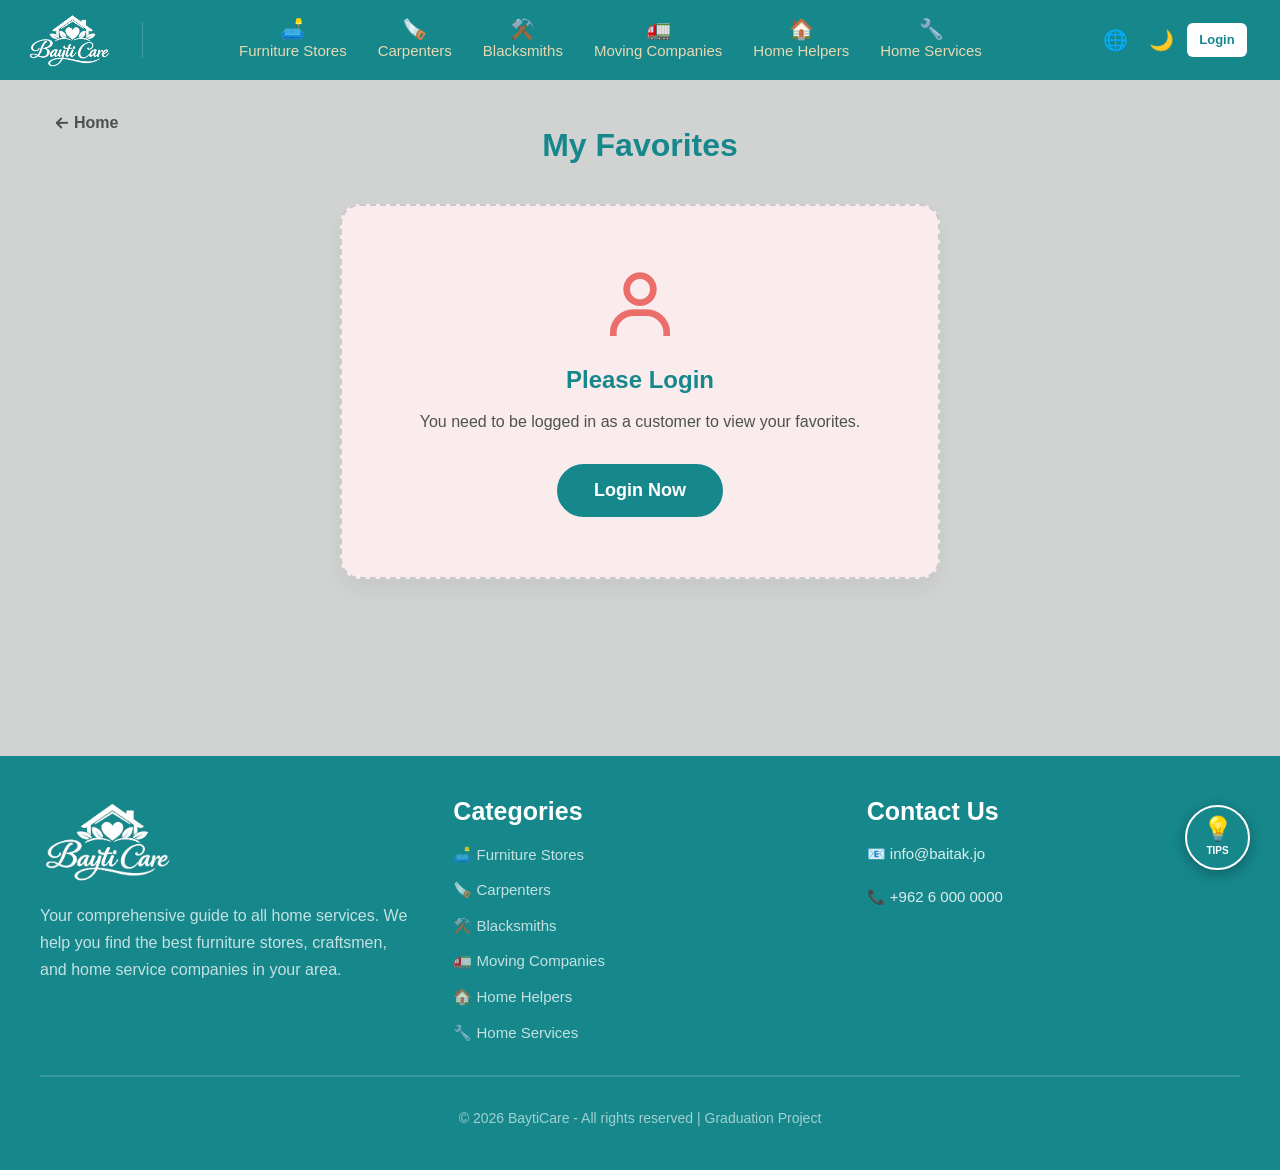
<file: favorites.html>
<!DOCTYPE html>
<html lang="en">
<head>
<meta charset="UTF-8">
<meta name="viewport" content="width=device-width, initial-scale=1.0">
<title>Favorites - BaytiCare</title>
<link href="https://cdn.jsdelivr.net/npm/bootstrap@5.3.8/dist/css/bootstrap.min.css" rel="stylesheet">
<link rel="stylesheet" href="https://cdnjs.cloudflare.com/ajax/libs/font-awesome/4.7.0/css/font-awesome.min.css">
<link href='https://unpkg.com/boxicons@2.1.4/css/boxicons.min.css' rel='stylesheet'>
<script src="https://translate.google.com/translate_a/element.js?cb=googleTranslateElementInit"></script>

<style>
* {
    box-sizing: border-box;
    margin: 0;
    padding: 0;
}

body {
    display: flex;
    flex-direction: column;
    min-height: 100vh;
    margin: 0;
    
}


main {
    padding-top: 80px;
    flex: 1;
}

:root {
    --primary-bg: #d1d2d2;
    --primary-text: #000000;
    --primary-accent: #8B3DFF;
    --secondary-accent: #C095FF;
    --navbar: rgb(22, 136, 140);
    --navbar2: rgb(93, 50, 7);
    --marg-top: 50px;
    --reviews: rgb(91, 94, 93);
    --gray-text: rgb(77, 82, 81);
}

html {
    -webkit-tap-highlight-color: transparent;
}

body {
    margin: 0;
    padding: 0;
    background-color: var(--primary-bg);
    font-family: 'Arial', sans-serif;
    line-height: 1.6;
}

.navbar {
    position: fixed;
    top: 0;
    left: 0;
    width: 100%;
    height: 80px;
    background: var(--navbar);
    display: grid;
    grid-template-columns: auto auto 1fr auto;
    align-items: center;
    padding: 0 16px;
    gap: 10px;
    z-index: 1000;
    transition: all 0.3s ease;
}

.navbar::-webkit-scrollbar,
.nav-links::-webkit-scrollbar {
    display: none;
}

.navbar-brand {
    display: flex;
    align-items: center;
    gap: 6px;
    min-width: fit-content;
    text-decoration: none;
}

.nb-divider {
    width: 1px;
    height: 36px;
    background: rgba(255, 255, 255, 0.2);
    flex-shrink: 0;
}

.navbar-brand img {
    height: 60px;
    width: 90px;
}

.nav-links {
    display: grid;
    grid-auto-flow: column;
    justify-content: center;
    gap: 15px;
    overflow-x: auto;
}

.nav-item {
    display: flex;
    flex-direction: column;
    align-items: center;
    gap: 2px;
    color: #e8d8b0;
    font-size: 13px;
    cursor: pointer;
    padding: 6px 8px;
    border-radius: 6px;
    white-space: nowrap;
    text-align: center;
    transition: background 0.2s;
    min-width: 60px;
    border: none;
    background: none;
    text-decoration: none;
}

.nav-item:hover,
.location-btn:hover,
.icon-btn:hover {
    background: rgba(255, 255, 255, 0.1);
    color: #fff;
}

.nav-item .icon {
    font-size: 20px;
    line-height: 1;
}

.nav-item .label {
    font-size: 15px;
    font-weight: 500;
    line-height: 1.3;
}

.right-group {
    display: flex;
    align-items: center;
    justify-content: flex-end;
}

.icon-btn,
.right-group {
    background: none;
    border: none;
    color: #ebdebd;
    cursor: pointer;
    padding: 7px 17px;
    border-radius: 6px;
    display: flex;
    align-items: center;
    justify-content: center;
    width: auto;
    height: 34px;
    gap: 5px;
    font-size: 13px;
    flex-direction: row;
}

.custom-select {
    position: relative;
    cursor: pointer;
    color: #ebdebd;
}

.custom-select .options {
    display: none;
    position: absolute;
    top: 100%;
    border: 2px solid rgb(16, 71, 103);
    background: var(--navbar);
    border-radius: 8px;
    padding: 5px 0;
    z-index: 999;
}

.custom-select .options div {
    padding: 8px 10px;
    color: #ebdebd;
}

.custom-select .options div:hover {
    background: rgba(255, 255, 255, 0.1);
}

.custom-select .options.open {
    display: block;
}

.hamburger-btn {
    display: none;
    flex-direction: column;
    justify-content: center;
    gap: 5px;
    background: none;
    border: none;
    cursor: pointer;
    padding: 7px;
    border-radius: 6px;
    margin-left: 10px;
}

.hamburger-btn:hover {
    background: rgba(255, 255, 255, 0.1);
}

.hamburger-btn span {
    display: block;
    width: 22px;
    height: 2.5px;
    background: #e8d8b0;
    border-radius: 3px;
}

.mobile-menu {
    display: none;
    position: fixed;
    top: 80px;
    left: 0;
    width: 100%;
    background: var(--navbar);
    flex-direction: column;
    z-index: 999;
    padding: 12px 16px;
    border-top: 1px solid rgba(255, 255, 255, 0.15);
    grid-template-columns: 1fr 1fr;
    gap: 0;
}

.mobile-menu.open {
    display: grid;
}

.nav-item-mobile {
    background: none;
    border: none;
    color: #e8d8b0;
    font-size: 15px;
    padding: 14px 20px;
    text-align: left;
    cursor: pointer;
    display: flex;
    align-items: center;
    gap: 10px;
    border-radius: 6px;
    text-decoration: none;
}

.nav-item-mobile:hover {
    background: rgba(255, 255, 255, 0.1);
    color: #fff;
}

.fav-hover i {
    color: #ebdebd;
    transition: color 0.3s ease, transform 0.3s ease;
}
.fav-hover:hover i {
    color: #E53935 !important;
    transform: scale(1.15);
}

/* ///////////// */
.home-btn {
    text-decoration: none;
    color: var(--gray-text);
    width: fit-content;
    display: flex;
    align-items: center;
    gap: 6px;
    font-size: 16px;
    font-weight: bold;
    margin: 30px 50px 0;
    margin-bottom: -10px;
    z-index: 10;
}

.home-btn:hover {
    color: #000000;
}

.favorites-section {
    flex: 1;
    min-height: 70vh;
    /* padding: 120px 40px 20px; */
    display: flex;
    flex-direction: column;
    align-items: center;
}

.page-title {
    color: var(--navbar);
    font-weight: bold;
    font-size: 32px;
    margin-bottom: 40px;
    text-align: center;
    width: 100%;
}

.empty-favorites {
    background-color: #faecec;
    border: 2px dashed #cbc9c9;
    border-radius: 20px;
    padding: 60px 30px;
    max-width: 600px;
    width: 100%;
    text-align: center;
    box-shadow: 0 10px 20px rgba(0,0,0,0.05);
}

.empty-icon {
    font-size: 80px;
    color: #E53935;
    opacity: 0.7;
    margin-bottom: 20px;
}

.empty-favorites h2 {
    color: var(--navbar);
    font-weight: bold;
    margin-bottom: 15px;
    font-size: 24px;
}

.empty-favorites p {
    color: var(--gray-text);
    font-size: 16px;
    margin-bottom: 30px;
    line-height: 1.5;
}

.btn-browse {
    background-color: var(--navbar);
    color: white;
    padding: 10px 35px;
    border-radius: 50px;
    text-decoration: none;
    font-size: 18px;
    font-weight: bold;
    transition: 0.3s;
    display: inline-block;
    border: 2px solid var(--navbar);
}

.btn-browse:hover {
    background-color: transparent;
    color: var(--navbar);
}

.cont1 {
    border: 2px solid none;
    background-color: #faecec;
    border-radius: 30px;
    padding: 25px 20px;
    display: flex;
    flex-direction: column;
    border-top: 8px solid var(--navbar);
    transition: transform 0.3s ease, box-shadow 0.3s ease;
    width: 100%;
}
.cont1:hover { transform: translateY(-5px); box-shadow: 0 15px 30px rgba(0, 0, 0, 0.1); }
.cont1 .a1 { text-decoration: none; color: inherit; }
.cont1 .h3 { color: #000; font-weight: bold; margin: 10px 0; font-size: 20px; }
.cont1:hover .h3 { 
    color: var(--navbar); 
}
.cont1 .tel {
    text-decoration: none; color: #ffffff; background-color: var(--navbar);
    border-radius: 15px; font-weight: bold; font-size: 18px; padding: 10px 0;
    display: flex; align-items: center; justify-content: center; width: 100%;
    margin-top: 15px;
}
.favorites-grid {
    display: grid;
    grid-template-columns: repeat(auto-fill, minmax(300px, 1fr));
    gap: 30px;
    width: 100%;
    max-width: 1200px;
    margin: 0 auto;
}

.favorites-grid {
    display: none;
    grid-template-columns: repeat(auto-fill, minmax(320px, 1fr));
    gap: 30px;
    width: 100%;
    max-width: 1200px;
    margin: 0 auto;
}

/* Footer */
.footer {
    background-color: var(--navbar);
    padding: 40px 30px 30px;
    margin-top: auto;
    margin-bottom: 0;
    width: 100%;
}

.footer-container {
    display: grid;
    grid-template-columns: 1fr 1fr 1fr;
    gap: 40px;
    max-width: 1200px;
    margin: 0 auto;
}

.footer-logo {
    display: flex;
    align-items: center;
    gap: 10px;
    margin-bottom: 16px;
}

.footer-desc {
    color: rgba(255, 255, 255, 0.75);
    font-size: 16px;
    line-height: 1.7;
}

.footer-title {
    color: #ffffff;
    font-size: 25px;
    font-weight: bold;
    margin-bottom: 16px;
}

.footer-list {
    list-style: none;
    padding: 0;
    margin: 0;
    display: flex;
    flex-direction: column;
    gap: 10px;
}

.footer-list li span {
    color: rgba(255, 255, 255, 0.75);
    font-size: 15px;
    /* cursor: auto; */
    transition: color 0.2s;
}

.footer-list li span:hover {
    color: #fff;
}

.footer-contact {
    display: flex;
    flex-direction: column;
    gap: 3px;
    font-size: 15px;
    color: rgba(255, 255, 255, 0.85);
    margin-bottom: 20px;
}

.footer-divider {
    border: none;
    border-top: 2px solid rgba(255, 255, 255, 0.6);
    margin: 30px auto;
    max-width: 1200px;
}

.footer-bottom {
    text-align: center;
    font-size: 14px;
    color: rgba(255, 255, 255, 0.6);
    padding-bottom: 10px;
}

@media (max-width: 1100px) {
    .navbar {
        grid-template-columns: auto auto !important;
        justify-content: space-between;
    }
    .nb-divider, .nav-links {
        display: none;
    }
    .hamburger-btn {
        display: flex;
    }
    .footer-container {
        grid-template-columns: 1fr;
        gap: 30px;
    }
}
@media (max-width: 500px) {
    .favorites-section {
        padding: 0px 20px 20px;
    }
    .favorites-grid {
        grid-template-columns: 1fr;
        gap: 20px;
    }
    .page-title {
        font-size: 26px;
        margin-bottom: 25px;
    }
    .home-btn {
        margin-bottom: 0;
    }
    .floating-tips-btn {
        bottom: 20px;
        right: 20px;
        width: 55px;
        height: 55px;
    }
}

.lang-btn {
    background: transparent;
    border: none;
    font-size: 20px;
    cursor: pointer;
    padding: 5px 8px;
    border-radius: 6px;
    transition: background 0.2s;
    display: flex;
    align-items: center;
    justify-content: center;
}

.lang-btn:hover {
    background: rgba(255, 255, 255, 0.1);
}

body.dark-mode {
    --primary-bg: #121212;
    --gray-text: #cccccc;
}

body.dark-mode .empty-favorites,
body.dark-mode .cont1 {
    background-color: #2a2a2a !important;
    border-color: #444 !important;
}

body.dark-mode .page-title,
body.dark-mode .empty-favorites h2,
body.dark-mode .h3,
body.dark-mode .home-btn {
    color: #ffffff !important;
}

body.dark-mode .home-btn:hover {
    color: #aaaaaa !important;
}

body.dark-mode .empty-favorites p,
body.dark-mode .cont1 .p,
body.dark-mode .location,
body.dark-mode .location span {
    color: #cccccc !important;
}

body.dark-mode .cont1:hover .h3 {
    color: var(--navbar) !important;
}

body.dark-mode .cont1 .span .text {
    background-color: #121212 !important;
    color: #ffffff !important;
}
/* /////////////////////////////////////// */
.floating-tips-btn {
    position: fixed;
    bottom: 30px;
    right: 30px;
    width: 65px;
    height: 65px;
    background-color: var(--navbar);
    color: white;
    border-radius: 50%;
    display: flex;
    flex-direction: column;
    align-items: center;
    justify-content: center;
    text-decoration: none;
    box-shadow: 0 4px 15px rgba(0,0,0,0.3);
    z-index: 9999;
    transition: all 0.3s ease;
    border: 2px solid white;
}

.floating-tips-btn:hover {
    transform: scale(1.1);
    background-color: #1da8ad;
    color: white;
}

.lamp-icon {
    font-size: 24px;
    line-height: 1;
}

.lamp-text {
    font-size: 10px;
    font-weight: bold;
    text-transform: uppercase;
    margin-top: 2px;
}
</style>
</head>

<body>
<nav class="navbar">
<a class="navbar-brand" href="index.html">
    <img src="images/logo2-removebg-preview.png" alt="BaytiCare Logo" style="margin-left: 10px;">
</a>

<div class="nb-divider" id="divider-main"></div>

<div class="nav-links" id="nav-links">
    <a class="nav-item" href="furniture-stores.html"><span class="icon">🛋️</span><span class="label">Furniture Stores</span></a>
    <a class="nav-item" href="carpenters.html"><span class="icon">🪚</span><span class="label">Carpenters</span></a>
    <a class="nav-item" href="blacksmiths.html"><span class="icon">⚒️</span><span class="label">Blacksmiths</span></a>
    <a class="nav-item" href="moving-companies.html"><span class="icon">🚛</span><span class="label">Moving Companies</span></a>
    <a class="nav-item" href="home-helpers.html"><span class="icon">🏠</span><span class="label">Home Helpers</span></a>
    <a class="nav-item" href="home-services.html"><span class="icon">🔧</span><span class="label">Home Services</span></a>
</div>
<div class="right-group">
<a href="favorites.html" id="nav-fav-btn" style="text-decoration: none; display: none;">
    <button class="icon-btn fav-hover" title="My Favorites" style="padding: 5px 10px;">
        <i class="fa fa-heart" style="font-size: 19px;"></i>
    </button>
</a>

    <button type="button" class="lang-btn" id="langToggle" title="Translate">🌐</button>
    <button type="button" class="lang-btn" id="darkModeToggle" title="Dark Mode">🌙</button>

    <a href="login2.html" style="text-decoration: none;">
        <button class="icon-btn" style="border: 1px solid none; background-color: rgb(255, 255, 255); color: var(--navbar); padding: 5px; font-weight: bold; width: 60px;">Login</button>
    </a>
    <button class="hamburger-btn" id="hamburger-btn">
        <span></span>
        <span></span>
        <span></span>
    </button>
</div>
</nav>
<div class="mobile-menu" id="mobile-menu">
    <a class="nav-item-mobile" href="furniture-stores.html"><span>🛋️</span> Furniture Stores</a>
    <a class="nav-item-mobile" href="carpenters.html"><span>🪚</span> Carpenters</a>
    <a class="nav-item-mobile" href="blacksmiths.html"><span>⚒️</span> Blacksmiths</a>
    <a class="nav-item-mobile" href="moving-companies.html"><span>🚛</span> Moving Companies</a>
    <a class="nav-item-mobile" href="home-helpers.html"><span>🏠</span> Home Helpers</a>
    <a class="nav-item-mobile" href="home-services.html"><span>🔧</span> Home Services</a>
</div>
<main>
<a href="index.html" class="home-btn">
  <svg width="18" height="18" viewBox="0 0 24 24" fill="none" stroke="currentColor" stroke-width="2.5" stroke-linecap="round" stroke-linejoin="round">
    <polyline points="15 18 9 12 15 6" /><line x1="10" y1="12" x2="100" y2="10" />
  </svg> Home
</a>
</main>
<section class="favorites-section">
<h1 class="page-title">My Favorites</h1>

<div class="empty-favorites" id="empty-state">
    <i class='bx bx-heart empty-icon'></i>
    <h2>Your Favorites List is Empty</h2>
    <p>Start exploring our categories and click the heart icon <br> on stores you love to save them here.</p>
    <a href="index.html" class="btn-browse">Browse Stores</a>
</div>

<div class="favorites-grid" id="favorites-grid">
    </div>
</section>

<footer class="footer">
<div class="footer-container">
    <div class="footer-col">
        <div class="footer-logo">
            <img src="images/logo2-removebg-preview.png" alt="logo" style="width: 140px; height: 90px;">
        </div>
        <p class="footer-desc">Your comprehensive guide to all home services. We help you find the best furniture stores, craftsmen, and home service companies in your area.</p>
    </div>
    <div class="footer-col">
        <h3 class="footer-title">Categories</h3>
        <ul class="footer-list">
            <li><span>🛋️ Furniture Stores</span></li>
            <li><span>🪚 Carpenters</span></li>
            <li><span>⚒️ Blacksmiths</span></li>
            <li><span>🚛 Moving Companies</span></li>
            <li><span>🏠 Home Helpers</span></li>
            <li><span>🔧 Home Services</span></li>
        </ul>
    </div>
    <div class="footer-col">
        <h3 class="footer-title">Contact Us</h3>
        <div class="footer-contact">
            <p>📧 info@baitak.jo</p>
            <p>📞 +962 6 000 0000</p>
        </div>
    </div>
</div>
<hr class="footer-divider">
<div class="footer-bottom">
    © 2026 BaytiCare - All rights reserved | Graduation Project
</div>
</footer>

<script src="auth_ui.js"></script>

<script>
const btn = document.getElementById('hamburger-btn');
const menu = document.getElementById('mobile-menu');

btn.addEventListener('click', () => { menu.classList.toggle('open'); });
document.addEventListener('click', (e) => {
    if (!btn.contains(e.target) && !menu.contains(e.target)) { menu.classList.remove('open'); }
});

function selectCity(city) { document.getElementById('selected-city').textContent = city; }
const customSelect = document.querySelector('.custom-select');
if (customSelect) {
    customSelect.addEventListener('click', function (e) {
        const options = this.querySelector('.options');
        if (options) options.classList.toggle('open');
        e.stopPropagation();
    });
}

document.addEventListener('click', function () {
    const options = document.querySelector('.options');
    if(options) options.classList.remove('open');
});

document.addEventListener('DOMContentLoaded', () => {
    renderFavorites();
});

function renderFavorites() {
    const sessionStr = localStorage.getItem('fakhama_session');
    const emptyState = document.getElementById('empty-state');
    const grid = document.getElementById('favorites-grid');

    if (!sessionStr) {
        emptyState.innerHTML = `
            <i class='bx bx-user empty-icon' style="font-size: 80px; color: #E53935;"></i>
            <h2>Please Login</h2>
            <p>You need to be logged in as a customer to view your favorites.</p>
            <a href="login2.html" class="btn-browse">Login Now</a>
        `;
        grid.style.display = 'none';
        return;
    }

    let currentUser;
    try {
        currentUser = JSON.parse(sessionStr);
    } catch(e) {
        console.error("Session parsing error");
        return;
    }

    const userRole = (currentUser.role || '').toUpperCase();
    if (userRole !== 'CUSTOMER') {
        emptyState.innerHTML = `
            <i class='bx bx-block empty-icon' style="font-size: 80px; color: #E53935;"></i>
            <h2>Not Available</h2>
            <p>The favorites feature is only available for customers.</p>
            <a href="index.html" class="btn-browse">Back to Home</a>
        `;
        grid.style.display = 'none';
        return;
    }

    const favsKey = 'fakhama_favs_' + currentUser.email;
    let favs = [];
    try {
        favs = JSON.parse(localStorage.getItem(favsKey)) || [];
    } catch(e) {
        console.error("Favorites corrupted, resetting.");
        localStorage.setItem(favsKey, "[]");
    }

    if (!Array.isArray(favs) || favs.length === 0) {
        emptyState.style.display = 'block';
        grid.style.display = 'none';
        return;
    }

    emptyState.style.display = 'none';
    grid.style.setProperty('display', 'grid', 'important');

    const categoryEmojis = {
        "Furniture Stores": "🛋️", "Carpenters": "🪚", "Blacksmiths": "⚒️",
        "Moving Companies": "🚛", "Home Helpers": "🏠", "Home Services": "🔧"
    };

    let htmlContent = '';
    favs.forEach(store => {
        const icon = categoryEmojis[store.category] || "✨";
        const storeId = store.id || 'unknown';
        const storeCategory = store.category || 'Category';
        const storeName = store.name || 'Store Name';
        const storeDesc = store.desc || 'No description available.';
        const storeLoc = store.loc || 'Amman';
        const storePhone = store.phone || '';

        htmlContent += `
        <div class="cont1" id="fav-card-${storeId}" style="cursor: pointer;" onclick="window.location.href='store-details.html?id=${storeId}'">
            <div class="span mb-2" style="display: flex; justify-content: space-between; align-items: center;">
                <a class="a1" href="store-details.html?id=${storeId}" onclick="event.preventDefault();">
                    <span class="text" style="color: var(--gray-text); border: 2px solid cadetblue; border-radius: 50px; padding: 4px 12px; background-color: lightyellow; font-size: 14px;">
                        ${icon} ${storeCategory}
                    </span>
                </a>
                <button onclick="event.stopPropagation(); removeFromFavs('${storeId}')" style="background: none; border: none; color: #E53935; font-size: 24px; cursor: pointer; transition: transform 0.2s;" onmouseover="this.style.transform='scale(1.2)'" onmouseout="this.style.transform='scale(1)'" title="Remove from favorites">
                    <i class='fa fa-heart'></i>
                </button>
            </div>
            <div style="width: fit-content;">
                <a href="store-details.html?id=${storeId}" class="a1" onclick="event.preventDefault();">
                    <h3 class="h3">${storeName}</h3>
                </a>
            </div>
            <p class="p" style="margin-top: 15px; color: var(--gray-text); height: 45px; overflow: hidden; font-size: 14px; line-height: 1.5;">
                ${storeDesc}
            </p>
            <div class="location" style="margin-top: 20px; color: var(--gray-text);">
                <svg xmlns="http://www.w3.org/2000/svg" width="18" height="18" viewBox="0 0 24 24" fill="none" stroke="currentColor" stroke-width="2" stroke-linecap="round" stroke-linejoin="round" style="margin-bottom: 4px;">
                    <path d="M20 10c0 4.993-5.539 10.193-7.399 11.799a1 1 0 0 1-1.202 0C9.539 20.193 4 14.993 4 10a8 8 0 0 1 16 0"></path><circle cx="12" cy="10" r="3"></circle>
                </svg>
                <span style="margin-left: 2px;">${storeLoc}</span>
            </div>
            <hr style="margin-top: auto; border-color: #ddd; margin-bottom: 5px;">
            <div class="social">
                <a href="tel:${storePhone}" class="tel" onclick="event.stopPropagation();">
                    <svg xmlns="http://www.w3.org/2000/svg" width="20" height="20" viewBox="0 0 24 24" fill="none" stroke="currentColor" stroke-width="2" stroke-linecap="round" stroke-linejoin="round" style="margin-right: 8px;">
                        <path d="M22 16.92v3a2 2 0 0 1-2.18 2 19.79 19.79 0 0 1-8.63-3.07 19.5 19.5 0 0 1-6-6 19.79 19.79 0 0 1-3.07-8.67A2 2 0 0 1 4.11 2h3a2 2 0 0 1 2 1.72 12.84 12.84 0 0 0 .7 2.81 2 2 0 0 1-.45 2.11L8.09 9.91a16 16 0 0 0 6 6l1.27-1.27a2 2 0 0 1 2.11-.45 12.84 12.84 0 0 0 2.81.7A2 2 0 0 1 22 16.92z"></path>
                    </svg>
                    Call Now
                </a>
            </div>
        </div>`;
    });
    grid.innerHTML = htmlContent;
}

function removeFromFavs(storeId) {
    const currentUser = JSON.parse(localStorage.getItem('fakhama_session'));
    const favsKey = 'fakhama_favs_' + currentUser.email;
    let favs = JSON.parse(localStorage.getItem(favsKey)) || [];
    
    favs = favs.filter(s => s.id !== storeId);
    localStorage.setItem(favsKey, JSON.stringify(favs));
    
    const card = document.getElementById('fav-card-' + storeId);
    if(card) {
        card.style.transform = 'scale(0.9)';
        card.style.opacity = '0';
        setTimeout(() => renderFavorites(), 200); 
    } else {
        renderFavorites();
    }
}

function showNavFavorites() {
    const sessionStr = localStorage.getItem('fakhama_session');
    const favBtn = document.getElementById('nav-fav-btn');
    
    if (sessionStr && favBtn) {
        try {
            const user = JSON.parse(sessionStr);
            const role = (user.role || '').toUpperCase();
            if (role === 'CUSTOMER') {
                favBtn.style.display = 'flex';
            }
        } catch(e) {
            console.error("Error reading session");
        }
    }
}

document.addEventListener('DOMContentLoaded', showNavFavorites);

</script>
<div id="google_translate_element" style="position:absolute; opacity:0; pointer-events:none; z-index:-1;"></div>
<script src="script.js"></script>
<script src="https://translate.google.com/translate_a/element.js?cb=googleTranslateElementInit"></script>
<a href="tips.html" class="floating-tips-btn" title="Home Care Tips">
    <span class="lamp-icon">💡</span>
    <span class="lamp-text">Tips</span>
</a>
</body>
</html>
</file>
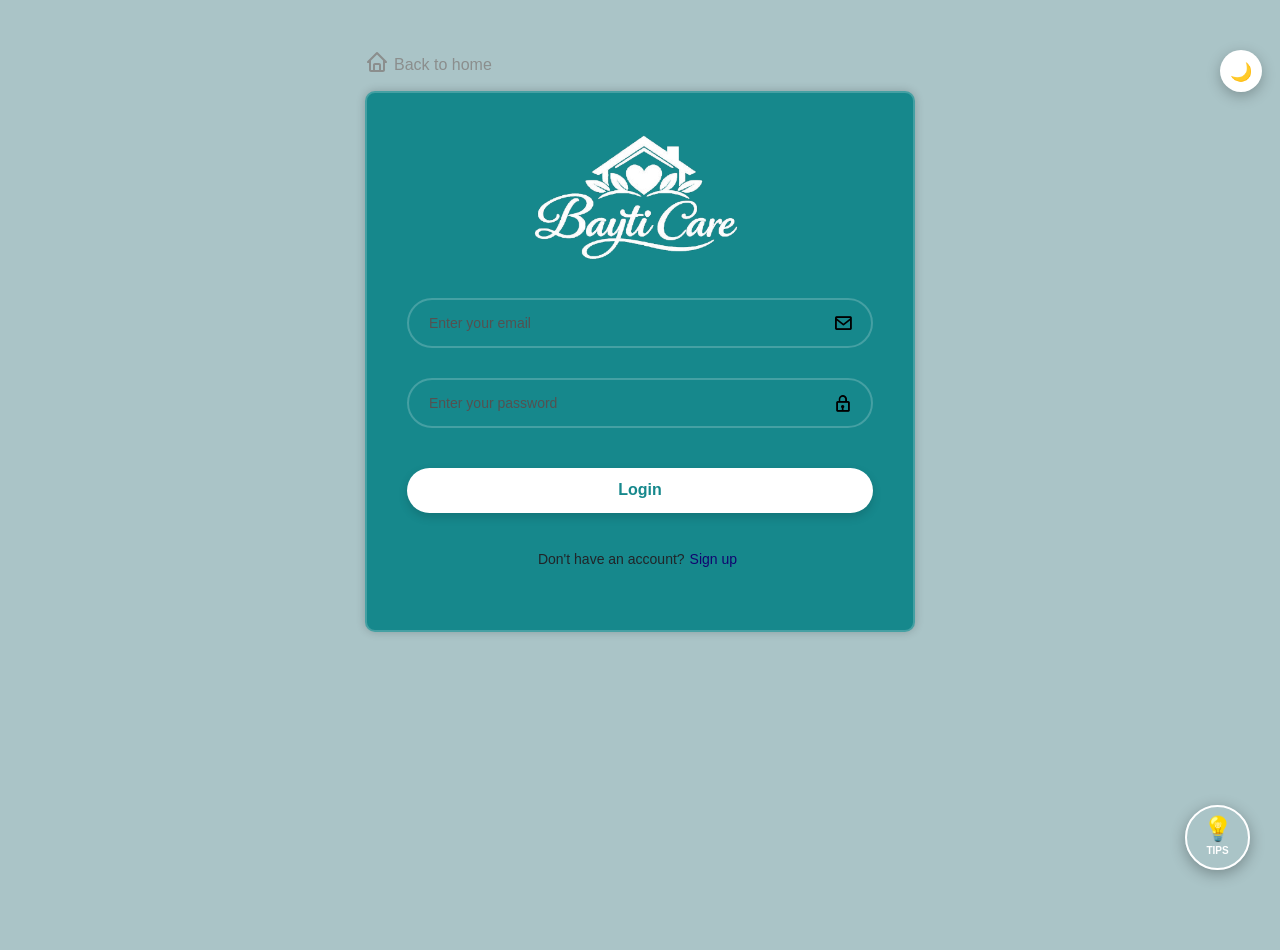
<file: login2.html>
<!DOCTYPE html>
<html lang="en">

<head>
    <meta charset="UTF-8">
    <meta name="viewport" content="width=device-width, initial-scale=1.0">
    <title>Login</title>
    <link href="https://cdn.jsdelivr.net/npm/bootstrap@5.3.8/dist/css/bootstrap.min.css" rel="stylesheet" integrity="sha384-sRIl4kxILFvY47J16cr9ZwB07vP4J8+LH7qKQnuqkuIAvNWLzeN8tE5YBujZqJLB" crossorigin="anonymous">
    <link href='https://unpkg.com/boxicons@2.1.4/css/boxicons.min.css' rel='stylesheet'>

<style>
*{
    margin: 0;
    padding: 0;
    box-sizing: border-box;
    font-family: 'Lucida Sans', 'Lucida Sans Regular', 'Lucida Grande', 'Lucida Sans Unicode', Geneva, Verdana, sans-serif;
}
body{
    min-height: 100vh;
    display: flex;
    justify-content: flex-start;
    align-items: center;
    flex-direction: column;
    background-color: #aac4c7;
    background-size: cover;
    background-position: center;
    overflow: hidden;
    margin-top: 50px;
}

.back {
    width: 100%;
    max-width: 550px;
    margin-bottom: 10px;
}
.back-home{
    text-decoration: none;
    color:rgb(139, 142, 141);
    
}
.back-icon{
    margin-bottom: 7px; margin-right: 5px;
    fill: rgb(139, 142, 141);
}
.back-home:hover{
    color:rgb(91, 94, 93);
}
.back-home:hover .back-icon {
  fill: rgb(91, 94, 93);
}

.box{
    width: 550px;
    background-color: rgb(22, 136, 140);
    border: 2px solid rgba(255, 255, 255, .2);
    backdrop-filter: blur(20px);
    box-shadow: 0 0 10px rgba(0, 0, 0, .2);
    border-radius: 10px;
    padding: 30px 40px;
}
.box .img{
    text-align: center;
}
.box h1{
    text-align: center;
}
.box .input-box{
    position: relative;
    width: 100%;
    height: 50px;
    margin: 30px 0;
}
.input-box input{
    width: 100%;
    height: 100%;
    background: transparent;
    border: none;
    outline: none;
    border: 2px solid rgba(255, 255, 255, .2);
    border-radius: 40px;
    font-size: 16px;
    color: #fff;
    padding: 20px 45px 20px 20px;
}
.input-box input::placeholder{
    color: #545151;
    font-size: 14px;
}
.input-box i{
    position: absolute;
    right: 20px;
    top: 50%;
    transform: translateY(-50%);
    font-size: 20px;
}
.box .forgot{
    display: flex;
    justify-content: center;
    font-size: 14px;
    margin: 18px 0 15px;
}
.forgot a{
    text-decoration: none;
    color: #11056f;
}
.forgot a:hover{
    text-decoration: underline;
}

.box .btn {
    width: 100%;
    height: 45px;
    background: #ffffff !important;
    color: rgb(22, 136, 140) !important;
    border: 2px solid transparent !important;
    outline: none !important;
    border-radius: 40px;
    box-shadow: 0 4px 10px rgba(0, 0, 0, 0.15) !important;
    cursor: pointer;
    font-size: 16px;
    font-weight: 700;
    margin-top: 10px;
    transition: all 0.3s ease;
}

.box .btn:hover, 
.box .btn:focus {
    background: #f0f9f9 !important;
    color: rgb(22, 136, 140) !important;
    transform: translateY(-2px);
    box-shadow: 0 6px 15px rgba(0, 0, 0, 0.2) !important;
}

.box .btn:active {
    transform: translateY(1px) scale(0.97);
    box-shadow: 0 2px 5px rgba(0, 0, 0, 0.15) !important;
}

body.dark-mode .box .btn {
    background: #1da8ad !important; 
    color: #ffffff !important;
    box-shadow: 0 4px 10px rgba(0, 0, 0, 0.3) !important;
}

body.dark-mode .box .btn:hover,
body.dark-mode .box .btn:focus {
    background: #16888c !important;
    color: #ffffff !important;
    transform: translateY(-2px);
    box-shadow: 0 6px 15px rgba(0, 0, 0, 0.4) !important;
}

body.dark-mode .box .btn:active {
    transform: translateY(1px) scale(0.97);
    box-shadow: 0 2px 5px rgba(0, 0, 0, 0.3) !important;
}
/* ///////////////////////////////////// */
.floating-tips-btn {
    position: fixed;
    bottom: 30px;
    right: 30px;
    width: 65px;
    height: 65px;
    background-color: var(--navbar);
    color: white;
    border-radius: 50%;
    display: flex;
    flex-direction: column;
    align-items: center;
    justify-content: center;
    text-decoration: none;
    box-shadow: 0 4px 15px rgba(0,0,0,0.3);
    z-index: 9999;
    transition: all 0.3s ease;
    border: 2px solid white;
}

.floating-tips-btn:hover {
    transform: scale(1.1);
    background-color: #1da8ad;
    color: white;
}

.lamp-icon {
    font-size: 24px;
    line-height: 1;
}

.lamp-text {
    font-size: 10px;
    font-weight: bold;
    text-transform: uppercase;
    margin-top: 2px;
}

@media (max-width: 500px) {
    .floating-tips-btn {
        bottom: 20px;
        right: 20px;
        width: 55px;
        height: 55px;
    }
}
</style>
</head>
<body>
<script src="https://cdn.jsdelivr.net/npm/bootstrap@5.3.8/dist/js/bootstrap.bundle.min.js" integrity="sha384-FKyoEForCGlyvwx9Hj09JcYn3nv7wiPVlz7YYwJrWVcXK/BmnVDxM+D2scQbITxI" crossorigin="anonymous"></script>

<div class="back">
<a href="index.html" class="back-home">
<svg class="back-icon" xmlns="http://www.w3.org/2000/svg" width="24" height="24"  
 viewBox="0 0 24 24">
<path d="M3 13h1v7c0 1.1.9 2 2 2h12c1.1 0 2-.9 2-2v-7h1c.4 0 .77-.24.92-.62.15-.37.07-.8-.22-1.09l-8.99-9a.996.996 0 0 0-1.41 0l-9.01 9c-.29.29-.37.72-.22 1.09s.52.62.92.62Zm7 7v-5h4v5zm2-15.59 6 6V20h-2v-5c0-1.1-.9-2-2-2h-4c-1.1 0-2 .9-2 2v5H6v-9.59z"></path>
</svg>Back to home</a>
</div>

<div class="box">
    <div class="img">
        <img src="images/logo2-removebg-preview.png"  width="230px"  alt="Logo">
    </div>
<form action="" method="get" id="form-log">
<div class="input-box">

<input type="email" id="loginEmail" required placeholder="Enter your email">
<i class="bx bx-envelope" style="color:#000000;" ></i>
</div>
<div class="input-box">
<input type="password" id="loginPassword" required placeholder="Enter your password" >


<i class="bx bx-lock" style="color:#000000;" ></i>
</div>
<button type="submit" class="btn">Login</button>
<div class="forgot">
<p class="forgot">Don't have an account?
<a href="signup2.html" style="padding: 0 5px;">Sign up</a></p>
</div>
</form>
</div>

<script src="script.js"></script>
<script src="dark-mode.js"></script>
<a href="tips.html" class="floating-tips-btn" title="Home Care Tips">
    <span class="lamp-icon">💡</span>
    <span class="lamp-text">Tips</span>
</a>
</body>
</html>
</file>
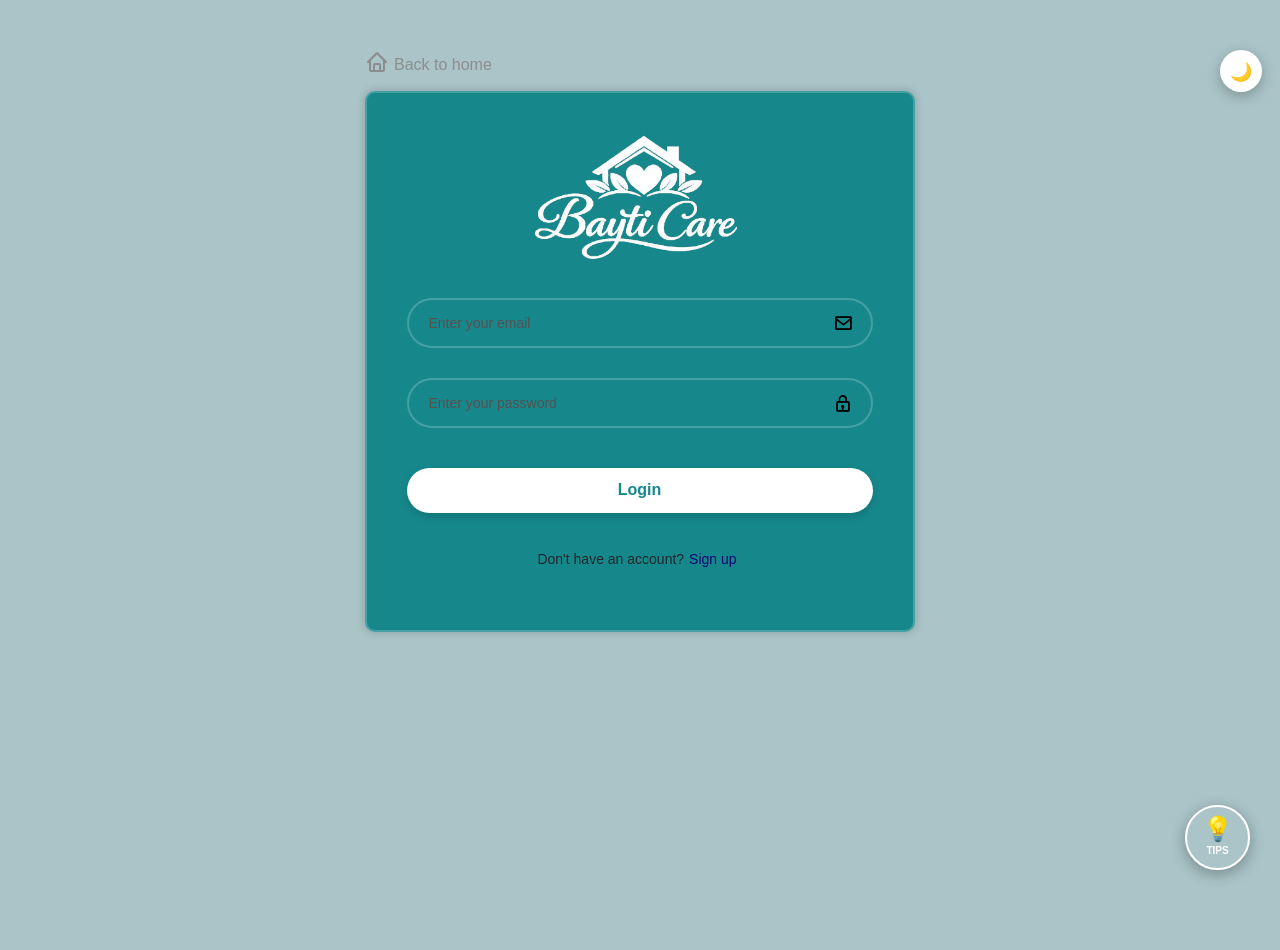
<file: profile-user.html>
<!DOCTYPE html>
<html lang="en">

<head>
<meta charset="UTF-8">
<meta name="viewport" content="width=device-width, initial-scale=1.0">
<title>Profile</title>
<link href="https://cdn.jsdelivr.net/npm/bootstrap@5.3.8/dist/css/bootstrap.min.css" rel="stylesheet">
<link href='https://unpkg.com/boxicons@2.1.4/css/boxicons.min.css' rel='stylesheet'>
<style>
* {
    margin: 0;
    padding: 0;
    box-sizing: border-box;
    font-family: 'Lucida Sans', sans-serif;
}

body {
    min-height: 100vh;
    display: flex;
    justify-content: flex-start;
    align-items: center;
    flex-direction: column;
    background-color: #aac4c7;
    overflow-x: hidden;
    margin-top: 50px;
    padding: 20px;
}

.header-bar {
    width: 100%;
    max-width: 550px;
    display: flex;
    justify-content: space-between;
    align-items: center;
    margin-bottom: 10px;
}

.back-home {
    text-decoration: none;
    color: rgb(139, 142, 141);
    font-weight: bold;
}

.back-home:hover {
    color: rgb(91, 94, 93);
}

.back-icon {
    margin-bottom: 7px;
    margin-right: 5px;
    fill: rgb(139, 142, 141);
}

.back-home:hover .back-icon {
    fill: rgb(91, 94, 93);
}

.favorites-btn {
    background-color: #f0a9f0;
    color: #333;
    padding: 12px 25px;
    border-radius: 30px;
    text-decoration: none;
    display: none;
    align-items: center;
    justify-content: center;
    gap: 8px;
    font-size: 18px;
    font-weight: 800;
    border: 2px solid #f075f0;
    transition: all 0.3s ease;
    margin-bottom: 20px;
    width: 100%;
}

.favorites-btn:hover {
    background-color: #f075f0;
    color: #fff;
    transform: translateY(-2px);
}

.box {
    width: 100%;
    max-width: 550px;
    background-color: rgb(22, 136, 140);
    border: 2px solid rgba(255, 255, 255, .2);
    backdrop-filter: blur(20px);
    color: #fff;
    border-radius: 12px;
    padding: 30px 40px;
    margin-bottom: 50px;
}

.box h1 {
    font-size: 36px;
    text-align: center;
    margin-bottom: 20px;
}

.input-box {
    position: relative;
    width: 100%;
    height: 50px;
    margin: 20px 0;
}

.input-box input,
.input-box select {
    width: 100%;
    height: 100%;
    background: transparent;
    border: 2px solid rgba(255, 255, 255, .2);
    border-radius: 40px;
    font-size: 16px;
    color: #fff;
    padding: 0 45px 0 20px;
    outline: none;
}

.input-box input::placeholder {
    color: rgba(255, 255, 255, 0.8);
}

.input-box select {
    appearance: none;
    cursor: pointer;
}

.input-box select option {
    background: #333;
    color: #fff;
}

.input-box i {
    position: absolute;
    right: 20px;
    top: 50%;
    transform: translateY(-50%);
    font-size: 20px;
    pointer-events: none;
}

.btn-submit {
    width: 100%;
    height: 45px;
    background: #fff;
    border: none;
    outline: none;
    border-radius: 40px;
    box-shadow: 0 0 10px rgba(0, 0, 0, .1);
    cursor: pointer;
    font-size: 16px;
    font-weight: 600;
    margin-top: 10px;
    color: #333;
    transition: all 0.3s;
}

.btn-submit:hover {
    opacity: 0.9;
}

.btn-logout {
    width: 100%;
    height: 45px;
    background: transparent;
    border: 2px solid #e74c3c;
    outline: none;
    border-radius: 40px;
    box-shadow: 0 0 10px rgba(0, 0, 0, .1);
    cursor: pointer;
    font-size: 16px;
    font-weight: 600;
    margin-top: 15px;
    color: #fff;
    transition: all 0.3s;
}

.btn-logout:hover {
    background: #c0392b;
    border-color: #c0392b;
}

body.dark-mode .favorites-btn {
    color: #333 !important;
}
</style>
</head>

<body>

<div class="header-bar">
<a href="javascript:history.back()" class="back-home">
    <svg xmlns="http://www.w3.org/2000/svg" width="20" height="20" fill="currentColor"
        class="bi bi-arrow-left back-icon" viewBox="0 0 16 16">
        <path fill-rule="evenodd"
            d="M15 8a.5.5 0 0 0-.5-.5H2.707l3.147-3.146a.5.5 0 1 0-.708-.708l-4 4a.5.5 0 0 0 0 .708l4 4a.5.5 0 0 0 .708-.708L2.707 8.5H14.5A.5.5 0 0 0 15 8" />
    </svg> Back
</a>
</div>

<div class="box">
<form onsubmit="updateProfile(event)">
    <h1>My Profile</h1>

    <p style="text-align: center; margin-bottom: 20px; font-weight: bold; background: rgba(0,0,0,0.1); padding: 5px; border-radius: 20px;"
        id="roleBadge"></p>

    <a href="favorites.html" id="favBtn" class="favorites-btn">
        <i class='bx bxs-heart'></i> View My Favorites
    </a>

    <div class="input-box">
        <input type="text" id="p_name" placeholder="Full Name" required>
        <i class='bx bxs-user'></i>
    </div>

    <div class="input-box">
        <input type="text" id="p_phone" placeholder="Phone Number" required pattern="[0-9]{10}" maxlength="10" title="Please enter a 10-digit phone number only." oninput="this.value = this.value.replace(/[^0-9]/g, '')">
        <i class='bx bxs-phone'></i>
    </div>

    <div class="input-box">
        <input type="email" id="p_email" placeholder="Email" required disabled
            style="opacity: 0.7; cursor: not-allowed;">
        <i class='bx bxs-envelope'></i>
    </div>

    <!-- Store Owner Specific Fields -->
    <div id="storeOwnerFields" style="display: none;">
        <div class="input-box">
            <select id="p_storeCategory">
                <option value="" disabled selected>Select Category</option>
                <option value="Furniture Stores">Furniture Stores</option>
                <option value="Carpenters">Carpenters</option>
                <option value="Blacksmiths">Blacksmiths</option>
                <option value="Moving Companies">Moving Companies</option>
                <option value="Home Helpers">Home Helpers</option>
                <option value="Home Services">Home Services</option>
            </select>
        </div>
        <div class="input-box">
            <input type="text" id="p_storeAddress" placeholder="Store Address">
            <i class='bx bxs-map'></i>
        </div>
    </div>

    <button type="submit" class="btn-submit">Save Changes</button>
    <button type="button" class="btn-logout" onclick="logout()">Sign Out</button>
</form>
</div>

<script>
const KEY_USERS = 'fakhama_users';
const KEY_SESSION = 'fakhama_session';
let currentUser = null;
let usersList = [];

document.addEventListener('DOMContentLoaded', () => {
    try {
        currentUser = JSON.parse(localStorage.getItem(KEY_SESSION));
        usersList = JSON.parse(localStorage.getItem(KEY_USERS)) || [];
    } catch (e) { }

    if (!currentUser) {
        window.location.href = 'login2.html';
        return;
    }

    document.getElementById('p_name').value = currentUser.name || currentUser.fullName || '';
    document.getElementById('p_email').value = currentUser.email || '';
    document.getElementById('p_phone').value = currentUser.phone || '';

    if (currentUser.role && currentUser.role.toUpperCase() === 'CUSTOMER') {
        document.getElementById('roleBadge').textContent = 'Account Type: Customer';
        document.getElementById('favBtn').style.display = 'flex';
    } else {
        document.getElementById('roleBadge').textContent = 'Account Type: Store Owner';
        document.getElementById('storeOwnerFields').style.display = 'block';
        document.getElementById('p_storeCategory').value = currentUser.category || '';
        document.getElementById('p_storeAddress').value = currentUser.address || '';
    }
});

function updateProfile(e) {
    e.preventDefault();

    let name = document.getElementById('p_name').value.trim();
    let phone = document.getElementById('p_phone').value.trim();

    let userIndex = usersList.findIndex(u => u.email === currentUser.email);
    if (userIndex !== -1) {
        usersList[userIndex].name = name;
        usersList[userIndex].phone = phone;

        if (currentUser.role && (currentUser.role.toUpperCase() === 'OWNER' || currentUser.role.toUpperCase() === 'PROVIDER')) {
            usersList[userIndex].category = document.getElementById('p_storeCategory').value;
            usersList[userIndex].address = document.getElementById('p_storeAddress').value;
        }

        localStorage.setItem(KEY_USERS, JSON.stringify(usersList));

        currentUser = usersList[userIndex];
        localStorage.setItem(KEY_SESSION, JSON.stringify(currentUser));

        alert('Profile updated successfully!');
    } else {
        alert('User not found!');
    }
}

function logout() {
    localStorage.removeItem(KEY_SESSION);
    window.location.href = 'index.html';
}
</script>
<script src="dark-mode.js"></script>
</body>
</html>
</file>
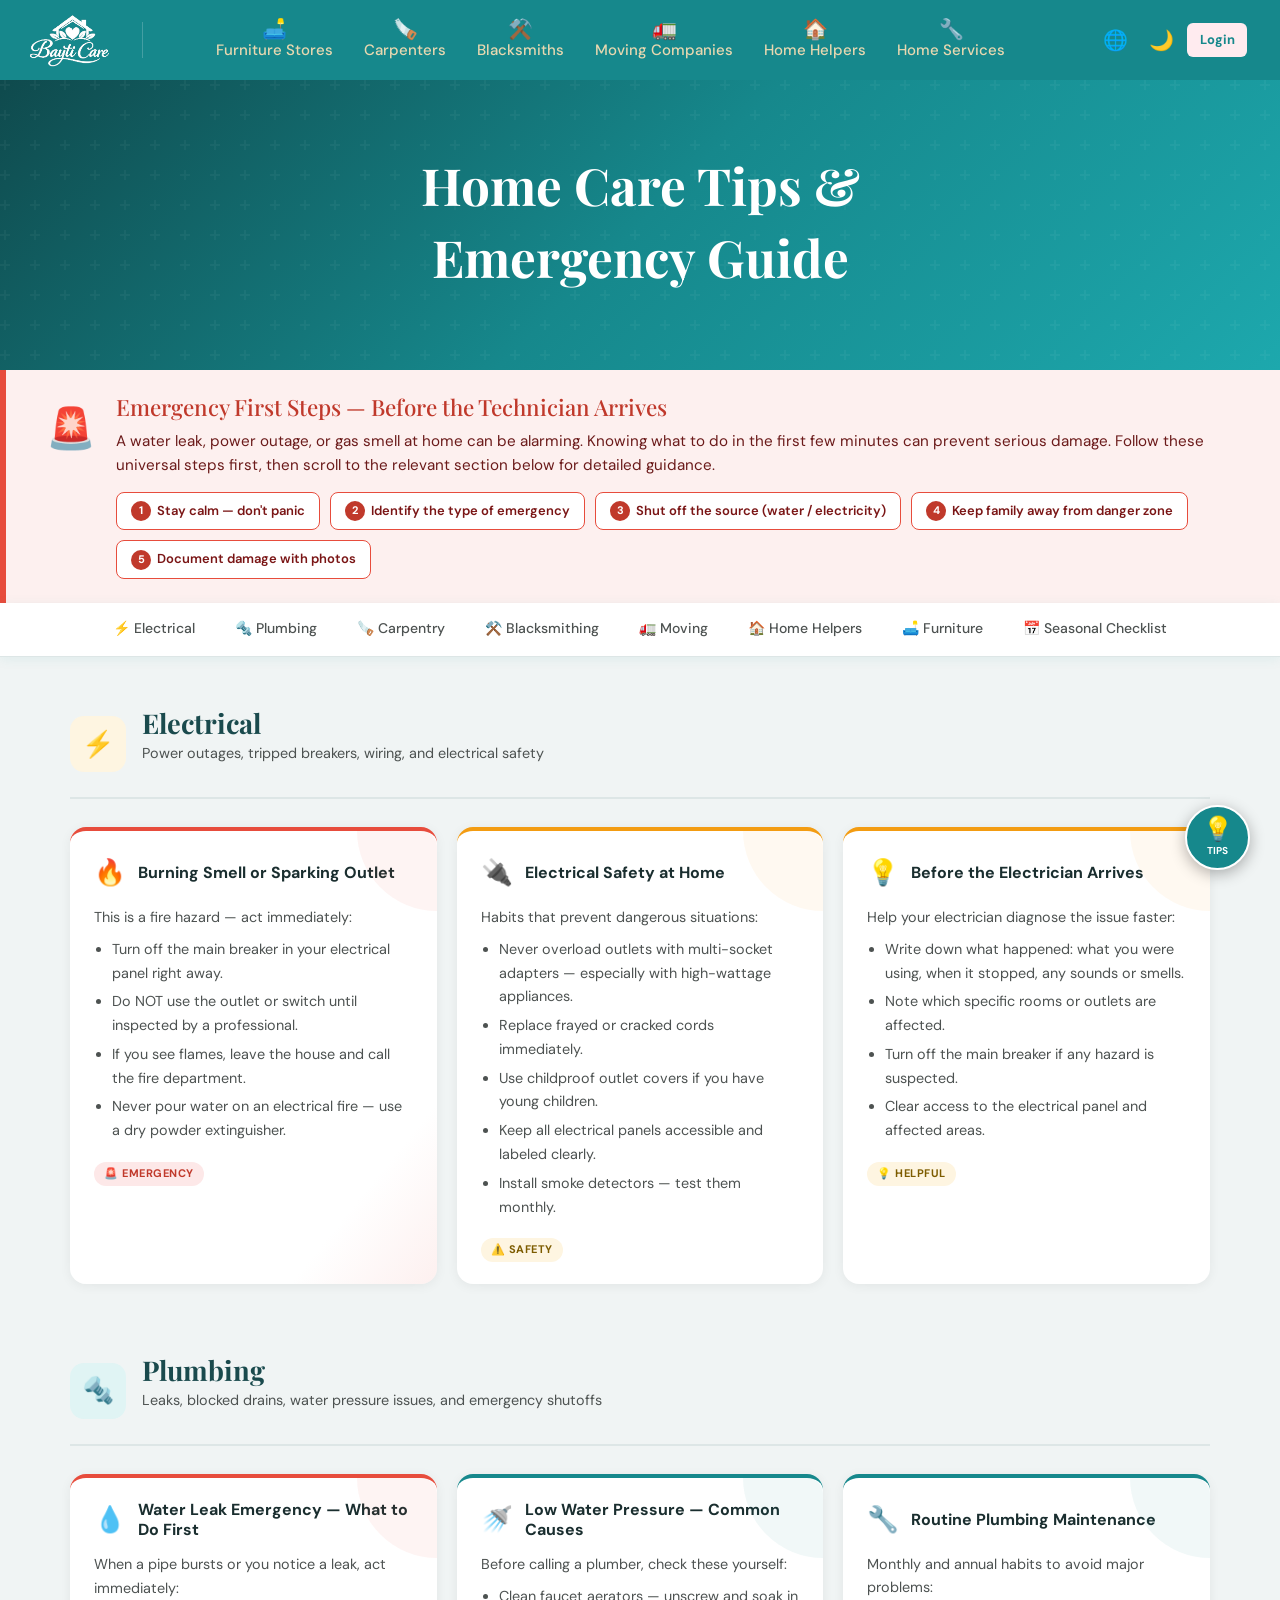
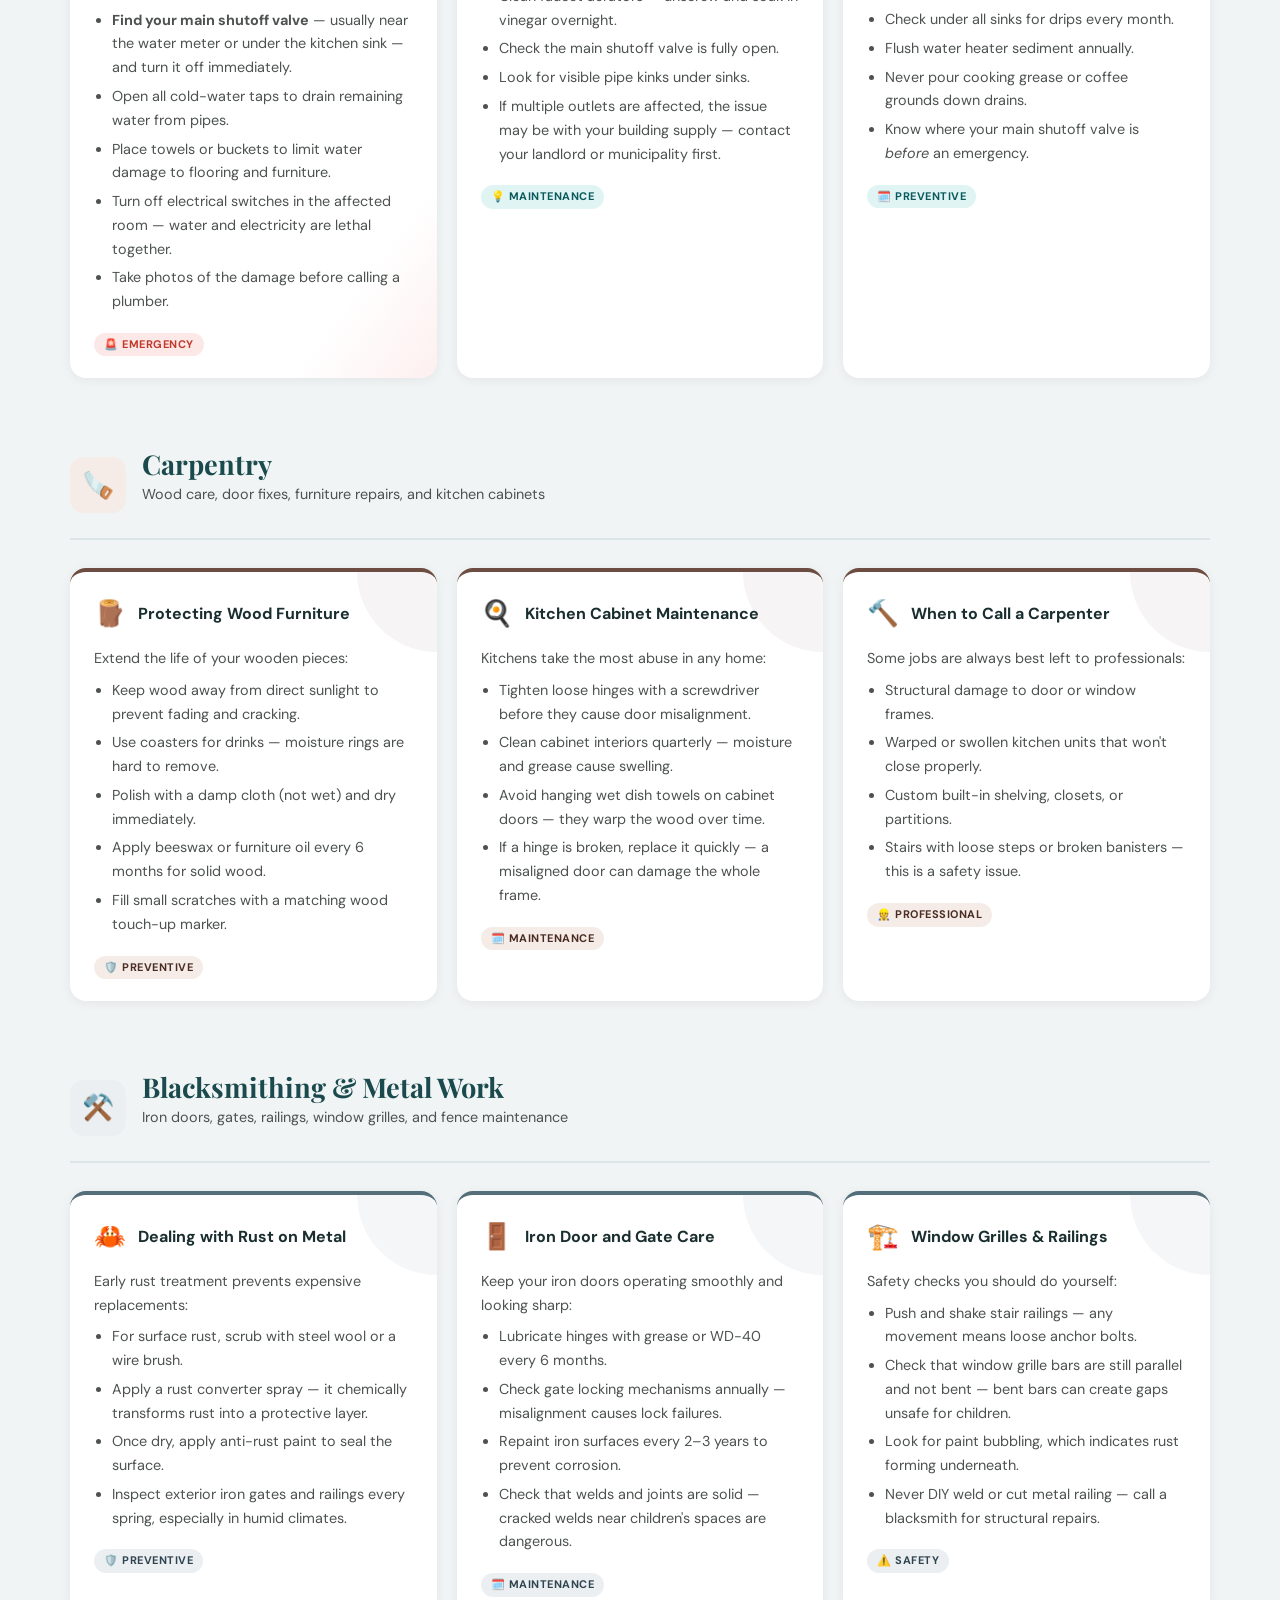
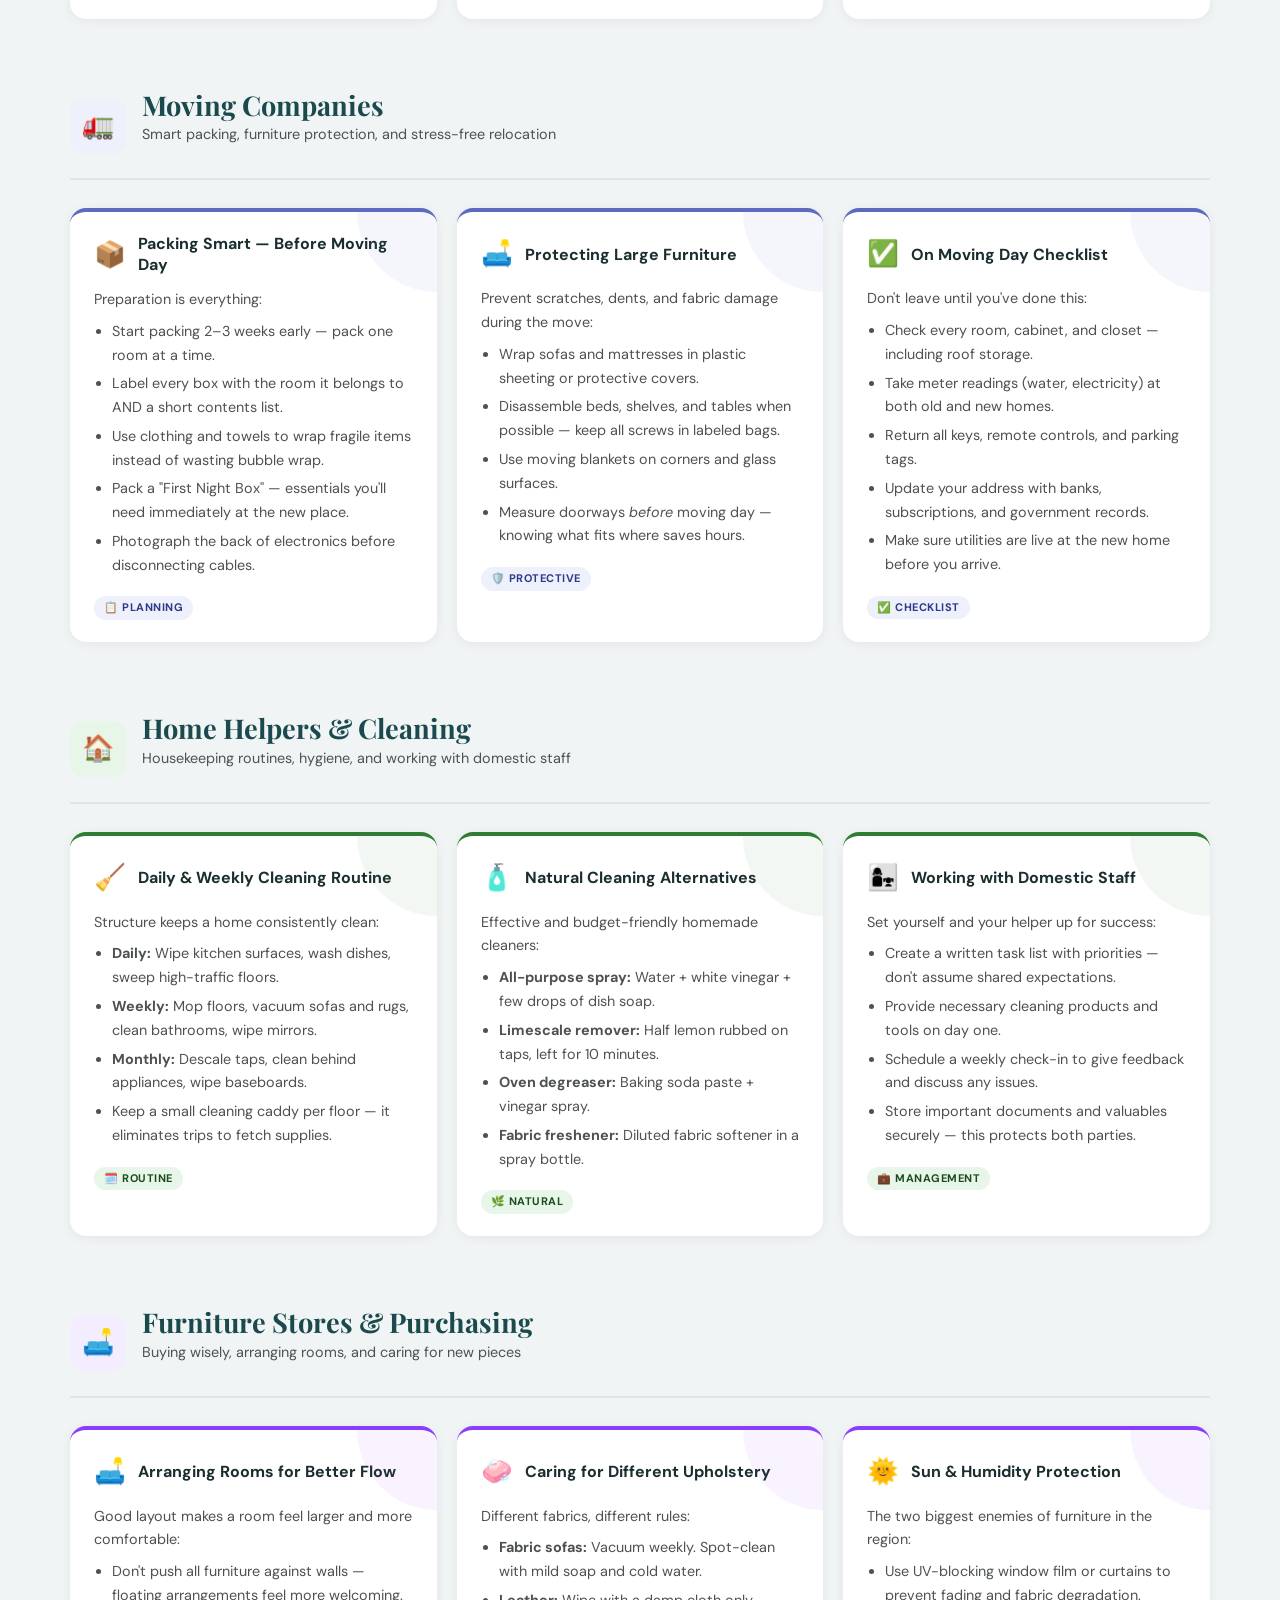
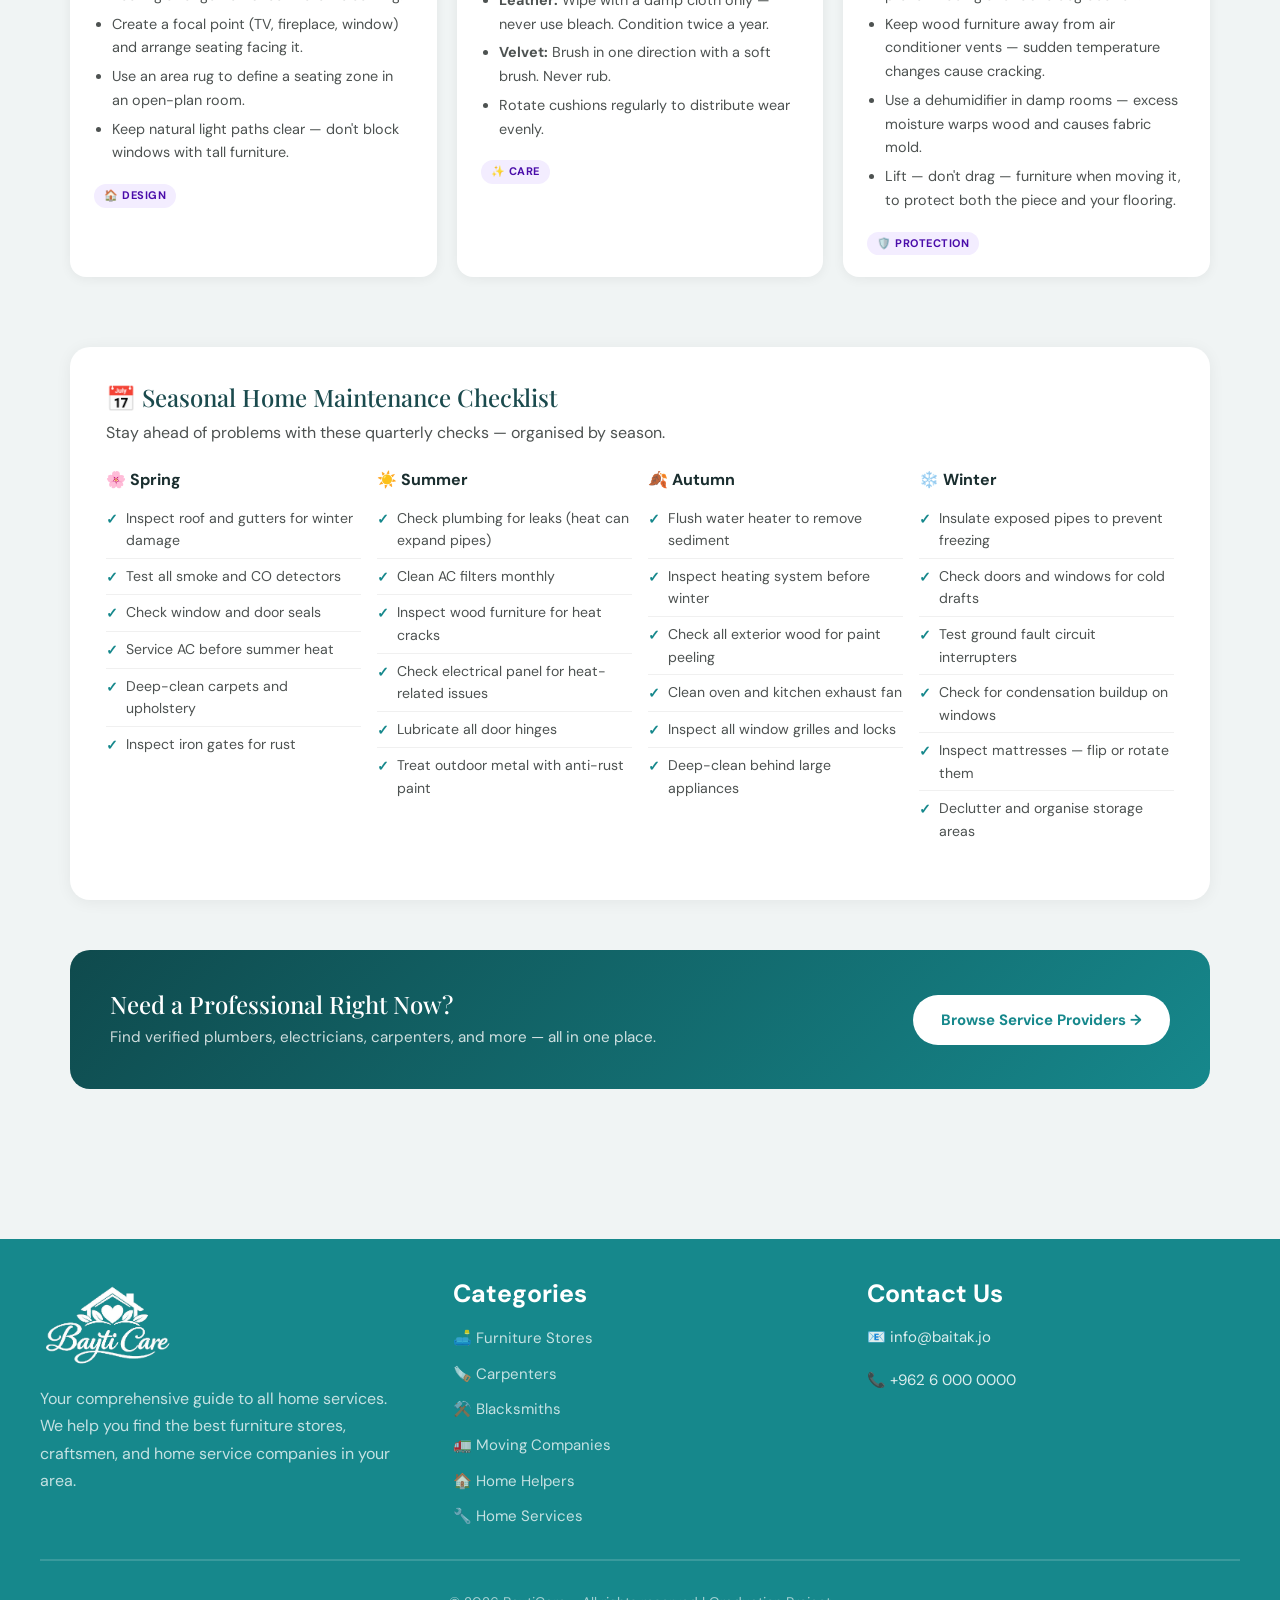
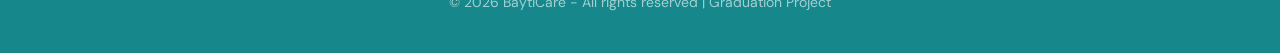
<file: tips.html>
<!DOCTYPE html>
<html lang="en">
 
<head>
<meta charset="UTF-8">
<meta name="viewport" content="width=device-width, initial-scale=1.0">
<title>Home Care Tips – BaytiCare</title>
<link rel="stylesheet" href="index.css">
<link href="https://cdn.jsdelivr.net/npm/bootstrap@5.3.8/dist/css/bootstrap.min.css" rel="stylesheet"
  integrity="sha384-sRIl4kxILFvY47J16cr9ZwB07vP4J8+LH7qKQnuqkuIAvNWLzeN8tE5YBujZqJLB" crossorigin="anonymous">
<link rel="stylesheet" href="https://cdnjs.cloudflare.com/ajax/libs/font-awesome/4.7.0/css/font-awesome.min.css">
<link href='https://unpkg.com/boxicons@2.1.4/css/boxicons.min.css' rel='stylesheet'>
<link href="https://fonts.googleapis.com/css2?family=Playfair+Display:wght@600;700&family=DM+Sans:wght@400;500;600&display=swap" rel="stylesheet">
 
<style>
* { box-sizing: border-box; margin: 0; padding: 0; }
 
:root {
  --primary-bg: #d1d2d2;
  --primary-text: #000000;
  --primary-accent: #8B3DFF;
  --secondary-accent: #C095FF;
  --navbar: rgb(22, 136, 140);
  --navbar2: rgb(93, 50, 7);
  --marg-top: 50px;
  --reviews: rgb(91, 94, 93);
  --gray-text: rgb(77, 82, 81);
 
  /* Tips page specific */
  --tips-bg: #f0f4f4;
  --card-bg: #fff;
  --emergency-red: #c0392b;
  --emergency-light: #fdf0ef;
  --emergency-border: #e74c3c;
  --section-title: #1a4a4d;
}
 
html { -webkit-tap-highlight-color: transparent; }
 
body {
  margin: 0; padding: 0;
  background-color: var(--tips-bg);
  font-family: 'DM Sans', 'Arial', sans-serif;
  line-height: 1.6;
}
 
main { padding-top: 80px; }
 
.break { margin-top: 55px; border: 1.5px solid #575454; }
 
.navbar {
  position: fixed; top: 0; left: 0;
  width: 100%; height: 80px;
  background: var(--navbar);
  display: grid;
  grid-template-columns: auto auto 1fr auto;
  align-items: center;
  padding: 0 16px; gap: 10px;
  z-index: 1000;
  transition: all 0.3s ease;
}
.navbar::-webkit-scrollbar { display: none; }
.nav-links::-webkit-scrollbar { display: none; }
 
.navbar-brand { display: flex; align-items: center; gap: 6px; min-width: fit-content; text-decoration: none; }
.nb-divider { width: 1px; height: 36px; background: rgba(255,255,255,0.2); flex-shrink: 0; }
.navbar-brand img { height: 60px; width: 90px; }
 
.nav-links { display: grid; grid-auto-flow: column; justify-content: center; gap: 15px; overflow-x: auto; }
 
.nav-item {
  display: flex; flex-direction: column; align-items: center; gap: 2px;
  color: #e8d8b0; font-size: 13px; cursor: pointer;
  padding: 6px 8px; border-radius: 6px;
  white-space: nowrap; text-align: center;
  transition: background 0.2s;
  min-width: 60px; border: none; background: none; text-decoration: none;
}
.nav-item:hover, .location-btn:hover, .icon-btn:hover { background: rgba(255,255,255,0.1); color: #fff; }
.nav-item .icon { font-size: 20px; line-height: 1; }
.nav-item .label { font-size: 15px; font-weight: 500; line-height: 1.3; }
 
.right-group {
  display: flex; align-items: center; justify-content: flex-end;
  background: none; border: none; color: #ebdebd;
  cursor: pointer; padding: 7px 17px; border-radius: 6px;
  width: auto; height: 34px; gap: 5px; font-size: 13px; flex-direction: row;
}
 
.icon-btn {
  background: none; border: none; color: #ebdebd;
  cursor: pointer; padding: 7px 17px; border-radius: 6px;
  display: flex; align-items: center; justify-content: center;
  width: auto; height: 34px; gap: 5px; font-size: 13px;
}
.icon-btn:hover { background: rgba(255,255,255,0.1); color: #fff; }
 
.custom-select { position: relative; cursor: pointer; color: #ebdebd; }
.custom-select .options {
  display: none; position: absolute; top: 100%;
  border: 2px solid rgb(16,71,103);
  background: var(--navbar); border-radius: 8px; padding: 5px 0; z-index: 999;
}
.custom-select .options div { padding: 8px 10px; color: #ebdebd; }
.custom-select .options div:hover { background: rgba(255,255,255,0.1); }
.custom-select .options.open { display: block; }
 
.hamburger-btn {
  display: none; flex-direction: column; justify-content: center; gap: 5px;
  background: none; border: none; cursor: pointer;
  padding: 7px; border-radius: 6px; margin-left: 10px;
}
.hamburger-btn:hover { background: rgba(255,255,255,0.1); }
.hamburger-btn span { display: block; width: 22px; height: 2.5px; background: #e8d8b0; border-radius: 3px; }
 
.mobile-menu {
  display: none; position: fixed; top: 80px; left: 0; width: 100%;
  background: var(--navbar); flex-direction: column; z-index: 999;
  padding: 12px 16px; border-top: 1px solid rgba(255,255,255,0.15);
  grid-template-columns: 1fr 1fr; gap: 0;
}
.mobile-menu.open { display: grid; }
.nav-item-mobile {
  background: none; border: none; color: #e8d8b0; font-size: 15px;
  padding: 14px 20px; text-align: left; cursor: pointer;
  display: flex; align-items: center; gap: 10px;
  border-radius: 6px; text-decoration: none;
}
.nav-item-mobile:hover { background: rgba(255,255,255,0.1); color: #fff; }
 
@media (max-width: 1100px) {
  .navbar { grid-template-columns: auto 1fr auto; }
  .nb-divider { display: none; }
  .nav-links { display: none; }
  .hamburger-btn { display: flex; }
  .navbar { grid-template-columns: auto auto; }
}
 
.footer { background-color: var(--navbar); margin-top: 100px; padding: 40px 30px 30px; }
.footer-container {
  display: grid; grid-template-columns: 1fr 1fr 1fr;
  gap: 40px; max-width: 1200px; margin: 0 auto;
}
.footer-logo { display: flex; align-items: center; gap: 10px; margin-bottom: 16px; }
.footer-desc { color: rgba(255,255,255,0.75); font-size: 16px; line-height: 1.7; }
.footer-title { color: #ffffff; font-size: 25px; font-weight: bold; margin-bottom: 16px; }
.footer-list { list-style: none; padding: 0; margin: 0; display: flex; flex-direction: column; gap: 10px; }
.footer-list li span { color: rgba(255,255,255,0.75); font-size: 15px; cursor: pointer; transition: color 0.2s; }
.footer-list li span:hover { color: #fff; }
.footer-contact { display: flex; flex-direction: column; gap: 3px; font-size: 15px; color: rgba(255,255,255,0.85); margin-bottom: 20px; }
.footer-divider { border: none; border-top: 2px solid rgba(255,255,255,0.6); margin: 30px auto; max-width: 1200px; }
.footer-bottom { text-align: center; font-size: 14px; color: rgba(255,255,255,0.6); padding-bottom: 10px; }
 
@media (max-width: 768px) {
  .footer-container { grid-template-columns: 1fr; gap: 30px; }
}
 
.tips-hero {
  background: linear-gradient(135deg, #0f4a4d 0%, #16888c 50%, #1da8ad 100%);
  padding: 70px 40px 60px;
  text-align: center;
  position: relative;
  overflow: hidden;
}
.tips-hero::before {
  content: '';
  position: absolute; inset: 0;
  background: url("data:image/svg+xml,%3Csvg width='60' height='60' viewBox='0 0 60 60' xmlns='http://www.w3.org/2000/svg'%3E%3Cg fill='none' fill-rule='evenodd'%3E%3Cg fill='%23ffffff' fill-opacity='0.04'%3E%3Cpath d='M36 34v-4h-2v4h-4v2h4v4h2v-4h4v-2h-4zm0-30V0h-2v4h-4v2h4v4h2V6h4V4h-4zM6 34v-4H4v4H0v2h4v4h2v-4h4v-2H6zM6 4V0H4v4H0v2h4v4h2V6h4V4H6z'/%3E%3C/g%3E%3C/g%3E%3C/svg%3E");
}
.tips-hero-inner { position: relative; max-width: 700px; margin: 0 auto; height: 160px;}
.tips-hero h1 {
  font-family: 'Playfair Display', serif;
  font-size: clamp(2rem, 5vw, 3.2rem);
  color: #fff; font-weight: 700; margin-bottom: 16px;
  line-height: 1.4;
}

.emergency-banner {
  background: var(--emergency-light);
  border-left: 6px solid var(--emergency-border);
  border-radius: 0;
  padding: 24px 40px;
  display: flex; align-items: flex-start; gap: 20px;
  max-width: 100%;
}
.emergency-icon {
  font-size: 2.5rem; flex-shrink: 0; margin-top: 2px;
}
.emergency-banner h2 {
  font-family: 'Playfair Display', serif;
  color: var(--emergency-red); font-size: 1.4rem; margin-bottom: 8px;
}
.emergency-banner p { color: #6b1a1a; font-size: 0.95rem; line-height: 1.6; margin: 0; }
.emergency-steps {
  display: flex; flex-wrap: wrap; gap: 10px; margin-top: 14px;
}
.e-step {
  background: #fff; border: 1.5px solid #e74c3c;
  border-radius: 8px; padding: 8px 14px;
  font-size: 13px; color: #7a1515; font-weight: 600;
  display: flex; align-items: center; gap: 6px;
}
.e-step .num {
  background: var(--emergency-red); color: #fff;
  border-radius: 50%; width: 20px; height: 20px;
  display: flex; align-items: center; justify-content: center;
  font-size: 11px; font-weight: 700; flex-shrink: 0;
}
 
.quick-nav {
  background: #fff; border-bottom: 1px solid #dde6e6;
  padding: 0 40px; position: sticky; top: 80px; z-index: 100;
  overflow-x: auto; white-space: nowrap;
  box-shadow: 0 2px 12px rgba(22,136,140,0.08);
}
.quick-nav::-webkit-scrollbar { height: 3px; }
.quick-nav::-webkit-scrollbar-thumb { background: var(--navbar); border-radius: 3px; }
.quick-nav-inner { display: flex; gap: 4px; padding: 0; justify-content: center; }
.qnav-item {
  display: inline-flex; align-items: center; gap: 6px;
  padding: 14px 18px; border: none; background: none;
  color: var(--gray-text); font-size: 14px; font-weight: 500;
  cursor: pointer; white-space: nowrap;
  border-bottom: 3px solid transparent;
  transition: all 0.2s;
  font-family: 'DM Sans', sans-serif;
}
.qnav-item:hover { color: var(--navbar); border-bottom-color: var(--navbar); }
.qnav-item.active { color: var(--navbar); border-bottom-color: var(--navbar); font-weight: 600; }
 
.tips-content { max-width: 1200px; margin: 0 auto; padding: 50px 30px; }
 
.cat-section { margin-bottom: 70px; scroll-margin-top: 145px; }
.cat-header {
  display: flex; align-items: center; gap: 16px;
  margin-bottom: 28px; padding-bottom: 16px;
  border-bottom: 2px solid #dde6e6;
}
.cat-icon-wrap {
  width: 56px; height: 56px; border-radius: 14px;
  display: flex; align-items: center; justify-content: center;
  font-size: 26px; flex-shrink: 0;
}
.cat-header h2 {
  font-family: 'Playfair Display', serif;
  font-size: 1.7rem; color: var(--section-title); font-weight: 700;
  margin: 0;
}
.cat-header .cat-subtitle { color: var(--gray-text); font-size: 0.9rem; margin-top: 2px; }
 
.tips-grid {
  display: grid;
  grid-template-columns: repeat(auto-fill, minmax(300px, 1fr));
  gap: 20px;
}
 
.tip-card {
  background: #fff; border-radius: 16px;
  padding: 22px 24px;
  box-shadow: 0 2px 12px rgba(0,0,0,0.06);
  transition: transform 0.25s ease, box-shadow 0.25s ease;
  border-top: 4px solid transparent;
  position: relative;
  overflow: hidden;
}
.tip-card::after {
  content: '';
  position: absolute; top: 0; right: 0;
  width: 80px; height: 80px;
  border-radius: 0 16px 0 80px;
  opacity: 0.06;
  transition: opacity 0.2s;
}
.tip-card:hover { transform: translateY(-4px); box-shadow: 0 10px 28px rgba(0,0,0,0.11); }
.tip-card:hover::after { opacity: 0.12; }
 
.tip-card-header { display: flex; align-items: center; gap: 12px; margin-bottom: 12px; }
.tip-emoji { font-size: 1.6rem; }
.tip-title { font-weight: 700; font-size: 1rem; color: #1a2e2f; line-height: 1.3; }
 
.tip-body { color: var(--gray-text); font-size: 0.9rem; line-height: 1.65; }
.tip-body ul { padding-left: 18px; margin: 8px 0 0; }
.tip-body ul li { margin-bottom: 5px; }
 
.tip-tag {
  display: inline-block; margin-top: 14px;
  padding: 3px 10px; border-radius: 50px;
  font-size: 11px; font-weight: 700; letter-spacing: 0.5px;
  text-transform: uppercase;
}
 
.tip-card.emergency {
  border-top-color: #e74c3c;
  background: linear-gradient(to bottom right, #fff 80%, #fdf0ef);
}
.tip-card.emergency::after { background: #e74c3c; }
.tip-card.emergency .tip-tag { background: #fde8e8; color: #c0392b; }
 
.tip-card.plumbing { border-top-color: #16888c; }
.tip-card.plumbing::after { background: #16888c; }
.tip-card.plumbing .tip-tag { background: #e0f4f4; color: #0a5a5d; }
 
.tip-card.electrical { border-top-color: #f39c12; }
.tip-card.electrical::after { background: #f39c12; }
.tip-card.electrical .tip-tag { background: #fef5e1; color: #7d5c00; }
 
.tip-card.carpentry { border-top-color: #6d4c41; }
.tip-card.carpentry::after { background: #6d4c41; }
.tip-card.carpentry .tip-tag { background: #f5ece8; color: #4a2c22; }
 
.tip-card.blacksmith { border-top-color: #546e7a; }
.tip-card.blacksmith::after { background: #546e7a; }
.tip-card.blacksmith .tip-tag { background: #eceff1; color: #2e4550; }
 
.tip-card.moving { border-top-color: #5c6bc0; }
.tip-card.moving::after { background: #5c6bc0; }
.tip-card.moving .tip-tag { background: #eef0fb; color: #2c3a8a; }
 
.tip-card.helpers { border-top-color: #2e7d32; }
.tip-card.helpers::after { background: #2e7d32; }
.tip-card.helpers .tip-tag { background: #e8f5e9; color: #1a4d1e; }
 
.tip-card.furniture { border-top-color: #8B3DFF; }
.tip-card.furniture::after { background: #8B3DFF; }
.tip-card.furniture .tip-tag { background: #f3edff; color: #4a0daa; }
 
.bg-teal { background: #e0f4f4; }
.bg-yellow { background: #fef5e1; }
.bg-brown { background: #f5ece8; }
.bg-slate { background: #eceff1; }
.bg-indigo { background: #eef0fb; }
.bg-green { background: #e8f5e9; }
.bg-purple { background: #f3edff; }
.bg-red { background: #fde8e8; }
 
.cta-strip {
  background: linear-gradient(135deg, #0f4a4d, #16888c);
  border-radius: 20px; padding: 40px;
  display: flex; justify-content: space-between; align-items: center;
  gap: 24px; flex-wrap: wrap;
  margin-top: 30px;
}
.cta-strip h3 {
  font-family: 'Playfair Display', serif;
  color: #fff; font-size: 1.5rem; margin-bottom: 6px;
}
.cta-strip p { color: rgba(255,255,255,0.8); font-size: 0.95rem; margin: 0; }
.cta-btn {
  background: #fff; color: var(--navbar);
  font-weight: 700; font-size: 15px;
  padding: 13px 28px; border-radius: 50px; border: none;
  cursor: pointer; white-space: nowrap;
  transition: 0.2s;
  text-decoration: none; display: inline-block;
}
.cta-btn:hover { background: #e0f4f4; color: #0a4a4d; }
 
.checklist-section {
  background: #fff; border-radius: 20px;
  padding: 36px; margin-bottom: 50px;
  box-shadow: 0 2px 16px rgba(0,0,0,0.06);
}
.checklist-section h2 {
  font-family: 'Playfair Display', serif;
  color: var(--section-title); font-size: 1.5rem; margin-bottom: 8px;
}
.checklist-section > p { color: var(--gray-text); margin-bottom: 24px; }
.seasons-grid { display: grid; grid-template-columns: repeat(auto-fill, minmax(220px, 1fr)); gap: 16px; }
.season-col h4 { font-weight: 700; font-size: 1rem; margin-bottom: 12px; color: #1a2e2f; }
.season-col ul { list-style: none; padding: 0; }
.season-col ul li {
  display: flex; align-items: flex-start; gap: 8px;
  font-size: 0.88rem; color: var(--gray-text);
  padding: 6px 0; border-bottom: 1px solid #f0f0f0;
}
.season-col ul li:last-child { border-bottom: none; }
.season-col ul li::before {
  content: '✓'; color: var(--navbar);
  font-weight: 700; flex-shrink: 0; margin-top: 1px;
}
 
@media (max-width: 768px) {
  .tips-hero { padding: 50px 20px 40px; }
  .emergency-banner { padding: 20px; flex-direction: column; }
  .quick-nav { padding: 0 16px; }
  .tips-content { padding: 30px 16px; }
  .tips-grid { grid-template-columns: 1fr; }
  .cta-strip { text-align: center; justify-content: center; }
  .cat-header h2 { font-size: 1.35rem; }
}
/* ////////////////////////////////////////// */
.floating-tips-btn {
    position: fixed;
    bottom: 30px;
    right: 30px;
    width: 65px;
    height: 65px;
    background-color: var(--navbar);
    color: white;
    border-radius: 50%;
    display: flex;
    flex-direction: column;
    align-items: center;
    justify-content: center;
    text-decoration: none;
    box-shadow: 0 4px 15px rgba(0,0,0,0.3);
    z-index: 9999;
    transition: all 0.3s ease;
    border: 2px solid white;
}

.floating-tips-btn:hover {
    transform: scale(1.1);
    background-color: #1da8ad;
    color: white;
}

.lamp-icon {
    font-size: 24px;
    line-height: 1;
}

.lamp-text {
    font-size: 10px;
    font-weight: bold;
    text-transform: uppercase;
    margin-top: 2px;
}

@media (max-width: 500px) {
    .floating-tips-btn {
        bottom: 20px;
        right: 20px;
        width: 55px;
        height: 55px;
    }
}


body.dark-mode {
    --tips-bg: #1a1a1a;
    --card-bg: #2c2c2c;
    --emergency-light: #3a1c1c;
    --emergency-red: #ff6b6b;
    --section-title: #ffffff;
}

body.dark-mode .tip-card,
body.dark-mode .checklist-section,
body.dark-mode .quick-nav,
body.dark-mode .e-step {
    background-color: var(--card-bg) !important;
    border-color: #444 !important;
    box-shadow: 0 4px 10px rgba(0,0,0,0.3) !important;
}

body.dark-mode .tip-title,
body.dark-mode .checklist-section h2,
body.dark-mode .season-col h4,
body.dark-mode .cat-header h2 {
    color: #ffffff !important;
}

body.dark-mode .cat-header .cat-subtitle,
body.dark-mode .tip-body,
body.dark-mode .season-col ul li {
    color: var(--secondary-text) !important;
}

body.dark-mode .season-col ul li {
    border-bottom-color: #444 !important;
}

body.dark-mode .emergency-banner {
    background-color: var(--emergency-light) !important;
    border-left-color: var(--emergency-red) !important;
}

body.dark-mode .emergency-banner h2 {
    color: var(--emergency-red) !important;
}

body.dark-mode .emergency-banner p {
    color: #ffcccc !important;
}

body.dark-mode .e-step {
    background-color: #2c2c2c !important;
    color: #ff9999 !important;
    border-color: #6a2a2a !important;
}

body.dark-mode .quick-nav {
    border-bottom-color: #333 !important;
    background-color: var(--card-bg) !important;
}

body.dark-mode .qnav-item {
    color: #aaaaaa !important;
}

body.dark-mode .qnav-item.active,
body.dark-mode .qnav-item:hover {
    color: #1da8ad !important;
    border-bottom-color: #1da8ad !important;
}

body.dark-mode .tip-card.emergency .tip-tag { background: #5c2018 !important; color: #ff8a80 !important; }
body.dark-mode .tip-card.plumbing .tip-tag { background: #0f3d3f !important; color: #84ffff !important; }
body.dark-mode .tip-card.electrical .tip-tag { background: #4d3a14 !important; color: #ffe57f !important; }
body.dark-mode .tip-card.carpentry .tip-tag { background: #3d2a23 !important; color: #ffccbc !important; }
body.dark-mode .tip-card.blacksmith .tip-tag { background: #263238 !important; color: #b0bec5 !important; }
body.dark-mode .tip-card.moving .tip-tag { background: #283593 !important; color: #8c9eff !important; }
body.dark-mode .tip-card.helpers .tip-tag { background: #1b5e20 !important; color: #b9f6ca !important; }
body.dark-mode .tip-card.furniture .tip-tag { background: #311b92 !important; color: #b388ff !important; }

body.dark-mode .bg-teal { background: #0f3d3f !important; }
body.dark-mode .bg-yellow { background: #4d3a14 !important; }
body.dark-mode .bg-brown { background: #3d2a23 !important; }
body.dark-mode .bg-slate { background: #263238 !important; }
body.dark-mode .bg-indigo { background: #283593 !important; }
body.dark-mode .bg-green { background: #1b5e20 !important; }
body.dark-mode .bg-purple { background: #311b92 !important; }
body.dark-mode .bg-red { background: #5c2018 !important; }

body.dark-mode .cta-strip {
    background: linear-gradient(135deg, #112a2b, #0d4648) !important;
}
body.dark-mode .cta-btn {
    background-color: #1da8ad !important;
    color: white !important;
}
body.dark-mode .cta-btn:hover {
    background-color: #16888c !important;
}
body.dark-mode .tip-card.emergency {
    background: linear-gradient(to bottom right, var(--card-bg) 80%, #3a1c1c) !important;
}
body.dark-mode ::selection {
    background-color: var(--navbar) !important;
    color: #ffffff !important;
}

body.dark-mode ::-moz-selection {
    background-color: var(--navbar) !important;
    color: #ffffff !important;
}
body.dark-mode #auth-section > div {
    background-color: var(--card-bg) !important; 
    border: 1px solid #444 !important;
}

body.dark-mode #auth-section span {
    color: #ffffff !important;
}
</style>
</style>
</head>
 
<body>
<script src="https://cdn.jsdelivr.net/npm/bootstrap@5.3.8/dist/js/bootstrap.bundle.min.js"
  integrity="sha384-FKyoEForCGlyvwx9Hj09JcYn3nv7wiPVlz7YYwJrWVcXK/BmnVDxM+D2scQbITxI"
  crossorigin="anonymous"></script>
 
<nav class="navbar">
<a class="navbar-brand" href="index.html">
<img src="images/logo2-removebg-preview.png" alt="BaytiCare Logo" style="margin-left: 10px;">
</a>

<div class="nb-divider" id="divider-main"></div>

<div class="nav-links" id="nav-links">
<a class="nav-item" href="furniture-stores.html"><span class="icon">🛋️</span><span class="label">Furniture Stores</span></a>
<a class="nav-item" href="carpenters.html"><span class="icon">🪚</span><span class="label">Carpenters</span></a>
<a class="nav-item" href="blacksmiths.html"><span class="icon">⚒️</span><span class="label">Blacksmiths</span></a>
<a class="nav-item" href="moving-companies.html"><span class="icon">🚛</span><span class="label">Moving Companies</span></a>
<a class="nav-item" href="home-helpers.html"><span class="icon">🏠</span><span class="label">Home Helpers</span></a>
<a class="nav-item" href="home-services.html"><span class="icon">🔧</span><span class="label">Home Services</span></a>
<!-- <a class="nav-item" href="home-tips.html" style="border-bottom: 3px solid #fff;"><span class="icon">💡</span><span class="label">Home Tips</span></a> -->
</div>
<div class="right-group">

<a href="favorites.html" id="nav-fav-btn" style="text-decoration: none; display: none;">
    <button class="icon-btn fav-hover" title="My Favorites" style="padding: 5px 10px;">
        <i class="fa fa-heart" style="font-size: 19px;"></i>
    </button>
</a>

<button type="button" class="lang-btn" id="langToggle">🌐</button>
<button type="button" class="lang-btn" id="darkModeToggle" title="Dark Mode">🌙</button>
<div id="auth-section">
    <a href="login2.html" style="text-decoration: none;">
        <button class="icon-btn" style="border: 1px solid none; background-color: rgb(255, 235, 239); color: var(--navbar); padding: 5px; font-weight: bold; width: 60px;">Login</button>
    </a>
</div>
<button class="hamburger-btn" id="hamburger-btn">

    <span></span>
<span></span>
<span></span>
</button>
</div>
</nav>
 
<div class="mobile-menu" id="mobile-menu">
  <a class="nav-item-mobile" href="furniture-stores.html"><span>🛋️</span> Furniture Stores</a>
  <a class="nav-item-mobile"><span>🪚</span> Carpenters</a>
  <a class="nav-item-mobile"><span>⚒️</span> Blacksmiths</a>
  <a class="nav-item-mobile"><span>🚛</span> Moving Companies</a>
  <a class="nav-item-mobile"><span>🏠</span> Home Helpers</a>
</div>
 
<main>
 
  <div class="tips-hero">
    <div class="tips-hero-inner">
      <h1>Home Care Tips & Emergency Guide</h1>
    </div>
  </div>
 
  <div class="emergency-banner">
    <div class="emergency-icon">🚨</div>
    <div>
      <h2>Emergency First Steps — Before the Technician Arrives</h2>
      <p>A water leak, power outage, or gas smell at home can be alarming. Knowing what to do in the first few minutes can prevent serious damage. Follow these universal steps first, then scroll to the relevant section below for detailed guidance.</p>
      <div class="emergency-steps">
        <div class="e-step"><span class="num">1</span> Stay calm — don't panic</div>
        <div class="e-step"><span class="num">2</span> Identify the type of emergency</div>
        <div class="e-step"><span class="num">3</span> Shut off the source (water / electricity)</div>
        <div class="e-step"><span class="num">4</span> Keep family away from danger zone</div>
        <div class="e-step"><span class="num">5</span> Document damage with photos</div>
      </div>
    </div>
  </div>
 
  <nav class="quick-nav">
    <div class="quick-nav-inner">
      <button class="qnav-item active" onclick="goToSection('electrical', this)">⚡ Electrical</button>
      <button class="qnav-item" onclick="goToSection('plumbing', this)">🔩 Plumbing</button>
      <button class="qnav-item" onclick="goToSection('carpentry', this)">🪚 Carpentry</button>
      <button class="qnav-item" onclick="goToSection('blacksmith', this)">⚒️ Blacksmithing</button>
      <button class="qnav-item" onclick="goToSection('moving', this)">🚛 Moving</button>
      <button class="qnav-item" onclick="goToSection('helpers', this)">🏠 Home Helpers</button>
      <button class="qnav-item" onclick="goToSection('furniture', this)">🛋️ Furniture</button>
      <button class="qnav-item" onclick="goToSection('seasonal', this)">📅 Seasonal Checklist</button>
    </div>
  </nav>
 
  <div class="tips-content">
 
    <section class="cat-section" id="electrical">
      <div class="cat-header">
        <div class="cat-icon-wrap bg-yellow">⚡</div>
        <div>
          <h2>Electrical</h2>
          <p class="cat-subtitle">Power outages, tripped breakers, wiring, and electrical safety</p>
        </div>
      </div>
      <div class="tips-grid">

        <div class="tip-card emergency">
          <div class="tip-card-header">
            <span class="tip-emoji">🔥</span>
            <div class="tip-title">Burning Smell or Sparking Outlet</div>
          </div>
          <div class="tip-body">
            This is a fire hazard — act immediately:
            <ul>
              <li>Turn off the main breaker in your electrical panel right away.</li>
              <li>Do NOT use the outlet or switch until inspected by a professional.</li>
              <li>If you see flames, leave the house and call the fire department.</li>
              <li>Never pour water on an electrical fire — use a dry powder extinguisher.</li>
            </ul>
          </div>
          <span class="tip-tag">🚨 Emergency</span>
        </div>
 
        <div class="tip-card electrical">
          <div class="tip-card-header">
            <span class="tip-emoji">🔌</span>
            <div class="tip-title">Electrical Safety at Home</div>
          </div>
          <div class="tip-body">
            Habits that prevent dangerous situations:
            <ul>
              <li>Never overload outlets with multi-socket adapters — especially with high-wattage appliances.</li>
              <li>Replace frayed or cracked cords immediately.</li>
              <li>Use childproof outlet covers if you have young children.</li>
              <li>Keep all electrical panels accessible and labeled clearly.</li>
              <li>Install smoke detectors — test them monthly.</li>
            </ul>
          </div>
          <span class="tip-tag">⚠️ Safety</span>
        </div>
 
        <div class="tip-card electrical">
          <div class="tip-card-header">
            <span class="tip-emoji">💡</span>
            <div class="tip-title">Before the Electrician Arrives</div>
          </div>
          <div class="tip-body">
            Help your electrician diagnose the issue faster:
            <ul>
              <li>Write down what happened: what you were using, when it stopped, any sounds or smells.</li>
              <li>Note which specific rooms or outlets are affected.</li>
              <li>Turn off the main breaker if any hazard is suspected.</li>
              <li>Clear access to the electrical panel and affected areas.</li>
            </ul>
          </div>
          <span class="tip-tag">💡 Helpful</span>
        </div>
 
      </div>
    </section>

    <section class="cat-section" id="plumbing">
      <div class="cat-header">
        <div class="cat-icon-wrap bg-teal">🔩</div>
        <div>
          <h2>Plumbing</h2>
          <p class="cat-subtitle">Leaks, blocked drains, water pressure issues, and emergency shutoffs</p>
        </div>
      </div>
      <div class="tips-grid">
 
        <div class="tip-card emergency">
          <div class="tip-card-header">
            <span class="tip-emoji">💧</span>
            <div class="tip-title">Water Leak Emergency — What to Do First</div>
          </div>
          <div class="tip-body">
            When a pipe bursts or you notice a leak, act immediately:
            <ul>
              <li><strong>Find your main shutoff valve</strong> — usually near the water meter or under the kitchen sink — and turn it off immediately.</li>
              <li>Open all cold-water taps to drain remaining water from pipes.</li>
              <li>Place towels or buckets to limit water damage to flooring and furniture.</li>
              <li>Turn off electrical switches in the affected room — water and electricity are lethal together.</li>
              <li>Take photos of the damage before calling a plumber.</li>
            </ul>
          </div>
          <span class="tip-tag">🚨 Emergency</span>
        </div>
 
        <div class="tip-card plumbing">
          <div class="tip-card-header">
            <span class="tip-emoji">🚿</span>
            <div class="tip-title">Low Water Pressure — Common Causes</div>
          </div>
          <div class="tip-body">
            Before calling a plumber, check these yourself:
            <ul>
              <li>Clean faucet aerators — unscrew and soak in vinegar overnight.</li>
              <li>Check the main shutoff valve is fully open.</li>
              <li>Look for visible pipe kinks under sinks.</li>
              <li>If multiple outlets are affected, the issue may be with your building supply — contact your landlord or municipality first.</li>
            </ul>
          </div>
          <span class="tip-tag">💡 Maintenance</span>
        </div>

        <div class="tip-card plumbing">
          <div class="tip-card-header">
            <span class="tip-emoji">🔧</span>
            <div class="tip-title">Routine Plumbing Maintenance</div>
          </div>
          <div class="tip-body">
            Monthly and annual habits to avoid major problems:
            <ul>
              <li>Check under all sinks for drips every month.</li>
              <li>Flush water heater sediment annually.</li>
              <li>Never pour cooking grease or coffee grounds down drains.</li>
              <li>Know where your main shutoff valve is <em>before</em> an emergency.</li>
            </ul>
          </div>
          <span class="tip-tag">🗓️ Preventive</span>
        </div>
 
      </div>
    </section>
 
    <section class="cat-section" id="carpentry">
      <div class="cat-header">
        <div class="cat-icon-wrap bg-brown">🪚</div>
        <div>
          <h2>Carpentry</h2>
          <p class="cat-subtitle">Wood care, door fixes, furniture repairs, and kitchen cabinets</p>
        </div>
      </div>
      <div class="tips-grid">

        <div class="tip-card carpentry">
          <div class="tip-card-header">
            <span class="tip-emoji">🪵</span>
            <div class="tip-title">Protecting Wood Furniture</div>
          </div>
          <div class="tip-body">
            Extend the life of your wooden pieces:
            <ul>
              <li>Keep wood away from direct sunlight to prevent fading and cracking.</li>
              <li>Use coasters for drinks — moisture rings are hard to remove.</li>
              <li>Polish with a damp cloth (not wet) and dry immediately.</li>
              <li>Apply beeswax or furniture oil every 6 months for solid wood.</li>
              <li>Fill small scratches with a matching wood touch-up marker.</li>
            </ul>
          </div>
          <span class="tip-tag">🛡️ Preventive</span>
        </div>
 
        <div class="tip-card carpentry">
          <div class="tip-card-header">
            <span class="tip-emoji">🍳</span>
            <div class="tip-title">Kitchen Cabinet Maintenance</div>
          </div>
          <div class="tip-body">
            Kitchens take the most abuse in any home:
            <ul>
              <li>Tighten loose hinges with a screwdriver before they cause door misalignment.</li>
              <li>Clean cabinet interiors quarterly — moisture and grease cause swelling.</li>
              <li>Avoid hanging wet dish towels on cabinet doors — they warp the wood over time.</li>
              <li>If a hinge is broken, replace it quickly — a misaligned door can damage the whole frame.</li>
            </ul>
          </div>
          <span class="tip-tag">🗓️ Maintenance</span>
        </div>
 
        <div class="tip-card carpentry">
          <div class="tip-card-header">
            <span class="tip-emoji">🔨</span>
            <div class="tip-title">When to Call a Carpenter</div>
          </div>
          <div class="tip-body">
            Some jobs are always best left to professionals:
            <ul>
              <li>Structural damage to door or window frames.</li>
              <li>Warped or swollen kitchen units that won't close properly.</li>
              <li>Custom built-in shelving, closets, or partitions.</li>
              <li>Stairs with loose steps or broken banisters — this is a safety issue.</li>
            </ul>
          </div>
          <span class="tip-tag">👷 Professional</span>
        </div>
 
      </div>
    </section>
 
    <section class="cat-section" id="blacksmith">
      <div class="cat-header">
        <div class="cat-icon-wrap bg-slate">⚒️</div>
        <div>
          <h2>Blacksmithing & Metal Work</h2>
          <p class="cat-subtitle">Iron doors, gates, railings, window grilles, and fence maintenance</p>
        </div>
      </div>
      <div class="tips-grid">
 
        <div class="tip-card blacksmith">
          <div class="tip-card-header">
            <span class="tip-emoji">🦀</span>
            <div class="tip-title">Dealing with Rust on Metal</div>
          </div>
          <div class="tip-body">
            Early rust treatment prevents expensive replacements:
            <ul>
              <li>For surface rust, scrub with steel wool or a wire brush.</li>
              <li>Apply a rust converter spray — it chemically transforms rust into a protective layer.</li>
              <li>Once dry, apply anti-rust paint to seal the surface.</li>
              <li>Inspect exterior iron gates and railings every spring, especially in humid climates.</li>
            </ul>
          </div>
          <span class="tip-tag">🛡️ Preventive</span>
        </div>
 
        <div class="tip-card blacksmith">
          <div class="tip-card-header">
            <span class="tip-emoji">🚪</span>
            <div class="tip-title">Iron Door and Gate Care</div>
          </div>
          <div class="tip-body">
            Keep your iron doors operating smoothly and looking sharp:
            <ul>
              <li>Lubricate hinges with grease or WD-40 every 6 months.</li>
              <li>Check gate locking mechanisms annually — misalignment causes lock failures.</li>
              <li>Repaint iron surfaces every 2–3 years to prevent corrosion.</li>
              <li>Check that welds and joints are solid — cracked welds near children's spaces are dangerous.</li>
            </ul>
          </div>
          <span class="tip-tag">🗓️ Maintenance</span>
        </div>
 
        <div class="tip-card blacksmith">
          <div class="tip-card-header">
            <span class="tip-emoji">🏗️</span>
            <div class="tip-title">Window Grilles & Railings</div>
          </div>
          <div class="tip-body">
            Safety checks you should do yourself:
            <ul>
              <li>Push and shake stair railings — any movement means loose anchor bolts.</li>
              <li>Check that window grille bars are still parallel and not bent — bent bars can create gaps unsafe for children.</li>
              <li>Look for paint bubbling, which indicates rust forming underneath.</li>
              <li>Never DIY weld or cut metal railing — call a blacksmith for structural repairs.</li>
            </ul>
          </div>
          <span class="tip-tag">⚠️ Safety</span>
        </div>
 
      </div>
    </section>
 
    <section class="cat-section" id="moving">
      <div class="cat-header">
        <div class="cat-icon-wrap bg-indigo">🚛</div>
        <div>
          <h2>Moving Companies</h2>
          <p class="cat-subtitle">Smart packing, furniture protection, and stress-free relocation</p>
        </div>
      </div>
      <div class="tips-grid">
 
        <div class="tip-card moving">
          <div class="tip-card-header">
            <span class="tip-emoji">📦</span>
            <div class="tip-title">Packing Smart — Before Moving Day</div>
          </div>
          <div class="tip-body">
            Preparation is everything:
            <ul>
              <li>Start packing 2–3 weeks early — pack one room at a time.</li>
              <li>Label every box with the room it belongs to AND a short contents list.</li>
              <li>Use clothing and towels to wrap fragile items instead of wasting bubble wrap.</li>
              <li>Pack a "First Night Box" — essentials you'll need immediately at the new place.</li>
              <li>Photograph the back of electronics before disconnecting cables.</li>
            </ul>
          </div>
          <span class="tip-tag">📋 Planning</span>
        </div>
 
        <div class="tip-card moving">
          <div class="tip-card-header">
            <span class="tip-emoji">🛋️</span>
            <div class="tip-title">Protecting Large Furniture</div>
          </div>
          <div class="tip-body">
            Prevent scratches, dents, and fabric damage during the move:
            <ul>
              <li>Wrap sofas and mattresses in plastic sheeting or protective covers.</li>
              <li>Disassemble beds, shelves, and tables when possible — keep all screws in labeled bags.</li>
              <li>Use moving blankets on corners and glass surfaces.</li>
              <li>Measure doorways <em>before</em> moving day — knowing what fits where saves hours.</li>
            </ul>
          </div>
          <span class="tip-tag">🛡️ Protective</span>
        </div>
 
        <div class="tip-card moving">
          <div class="tip-card-header">
            <span class="tip-emoji">✅</span>
            <div class="tip-title">On Moving Day Checklist</div>
          </div>
          <div class="tip-body">
            Don't leave until you've done this:
            <ul>
              <li>Check every room, cabinet, and closet — including roof storage.</li>
              <li>Take meter readings (water, electricity) at both old and new homes.</li>
              <li>Return all keys, remote controls, and parking tags.</li>
              <li>Update your address with banks, subscriptions, and government records.</li>
              <li>Make sure utilities are live at the new home before you arrive.</li>
            </ul>
          </div>
          <span class="tip-tag">✅ Checklist</span>
        </div>
 
      </div>
    </section>
 
    <section class="cat-section" id="helpers">
      <div class="cat-header">
        <div class="cat-icon-wrap bg-green">🏠</div>
        <div>
          <h2>Home Helpers & Cleaning</h2>
          <p class="cat-subtitle">Housekeeping routines, hygiene, and working with domestic staff</p>
        </div>
      </div>
      <div class="tips-grid">
 
        <div class="tip-card helpers">
          <div class="tip-card-header">
            <span class="tip-emoji">🧹</span>
            <div class="tip-title">Daily & Weekly Cleaning Routine</div>
          </div>
          <div class="tip-body">
            Structure keeps a home consistently clean:
            <ul>
              <li><strong>Daily:</strong> Wipe kitchen surfaces, wash dishes, sweep high-traffic floors.</li>
              <li><strong>Weekly:</strong> Mop floors, vacuum sofas and rugs, clean bathrooms, wipe mirrors.</li>
              <li><strong>Monthly:</strong> Descale taps, clean behind appliances, wipe baseboards.</li>
              <li>Keep a small cleaning caddy per floor — it eliminates trips to fetch supplies.</li>
            </ul>
          </div>
          <span class="tip-tag">🗓️ Routine</span>
        </div>
 
        <div class="tip-card helpers">
          <div class="tip-card-header">
            <span class="tip-emoji">🧴</span>
            <div class="tip-title">Natural Cleaning Alternatives</div>
          </div>
          <div class="tip-body">
            Effective and budget-friendly homemade cleaners:
            <ul>
              <li><strong>All-purpose spray:</strong> Water + white vinegar + few drops of dish soap.</li>
              <li><strong>Limescale remover:</strong> Half lemon rubbed on taps, left for 10 minutes.</li>
              <li><strong>Oven degreaser:</strong> Baking soda paste + vinegar spray.</li>
              <li><strong>Fabric freshener:</strong> Diluted fabric softener in a spray bottle.</li>
            </ul>
          </div>
          <span class="tip-tag">🌿 Natural</span>
        </div>
 
        <div class="tip-card helpers">
          <div class="tip-card-header">
            <span class="tip-emoji">👩‍👧</span>
            <div class="tip-title">Working with Domestic Staff</div>
          </div>
          <div class="tip-body">
            Set yourself and your helper up for success:
            <ul>
              <li>Create a written task list with priorities — don't assume shared expectations.</li>
              <li>Provide necessary cleaning products and tools on day one.</li>
              <li>Schedule a weekly check-in to give feedback and discuss any issues.</li>
              <li>Store important documents and valuables securely — this protects both parties.</li>
            </ul>
          </div>
          <span class="tip-tag">💼 Management</span>
        </div>
 
      </div>
    </section>
 
    <section class="cat-section" id="furniture">
      <div class="cat-header">
        <div class="cat-icon-wrap bg-purple">🛋️</div>
        <div>
          <h2>Furniture Stores & Purchasing</h2>
          <p class="cat-subtitle">Buying wisely, arranging rooms, and caring for new pieces</p>
        </div>
      </div>
      <div class="tips-grid">
 
        <div class="tip-card furniture">
          <div class="tip-card-header">
            <span class="tip-emoji">🛋️</span>
            <div class="tip-title">Arranging Rooms for Better Flow</div>
          </div>
          <div class="tip-body">
            Good layout makes a room feel larger and more comfortable:
            <ul>
              <li>Don't push all furniture against walls — floating arrangements feel more welcoming.</li>
              <li>Create a focal point (TV, fireplace, window) and arrange seating facing it.</li>
              <li>Use an area rug to define a seating zone in an open-plan room.</li>
              <li>Keep natural light paths clear — don't block windows with tall furniture.</li>
            </ul>
          </div>
          <span class="tip-tag">🏠 Design</span>
        </div>
 
        <div class="tip-card furniture">
          <div class="tip-card-header">
            <span class="tip-emoji">🧼</span>
            <div class="tip-title">Caring for Different Upholstery</div>
          </div>
          <div class="tip-body">
            Different fabrics, different rules:
            <ul>
              <li><strong>Fabric sofas:</strong> Vacuum weekly. Spot-clean with mild soap and cold water.</li>
              <li><strong>Leather:</strong> Wipe with a damp cloth only — never use bleach. Condition twice a year.</li>
              <li><strong>Velvet:</strong> Brush in one direction with a soft brush. Never rub.</li>
              <li>Rotate cushions regularly to distribute wear evenly.</li>
            </ul>
          </div>
          <span class="tip-tag">✨ Care</span>
        </div>
 
        <div class="tip-card furniture">
          <div class="tip-card-header">
            <span class="tip-emoji">🌞</span>
            <div class="tip-title">Sun & Humidity Protection</div>
          </div>
          <div class="tip-body">
            The two biggest enemies of furniture in the region:
            <ul>
              <li>Use UV-blocking window film or curtains to prevent fading and fabric degradation.</li>
              <li>Keep wood furniture away from air conditioner vents — sudden temperature changes cause cracking.</li>
              <li>Use a dehumidifier in damp rooms — excess moisture warps wood and causes fabric mold.</li>
              <li>Lift — don't drag — furniture when moving it, to protect both the piece and your flooring.</li>
            </ul>
          </div>
          <span class="tip-tag">🛡️ Protection</span>
        </div>
 
      </div>
    </section>
 
    <section class="checklist-section" id="seasonal">
      <h2>📅 Seasonal Home Maintenance Checklist</h2>
      <p>Stay ahead of problems with these quarterly checks — organised by season.</p>
      <div class="seasons-grid">
        <div class="season-col">
          <h4>🌸 Spring</h4>
          <ul>
            <li>Inspect roof and gutters for winter damage</li>
            <li>Test all smoke and CO detectors</li>
            <li>Check window and door seals</li>
            <li>Service AC before summer heat</li>
            <li>Deep-clean carpets and upholstery</li>
            <li>Inspect iron gates for rust</li>
          </ul>
        </div>
        <div class="season-col">
          <h4>☀️ Summer</h4>
          <ul>
            <li>Check plumbing for leaks (heat can expand pipes)</li>
            <li>Clean AC filters monthly</li>
            <li>Inspect wood furniture for heat cracks</li>
            <li>Check electrical panel for heat-related issues</li>
            <li>Lubricate all door hinges</li>
            <li>Treat outdoor metal with anti-rust paint</li>
          </ul>
        </div>
        <div class="season-col">
          <h4>🍂 Autumn</h4>
          <ul>
            <li>Flush water heater to remove sediment</li>
            <li>Inspect heating system before winter</li>
            <li>Check all exterior wood for paint peeling</li>
            <li>Clean oven and kitchen exhaust fan</li>
            <li>Inspect all window grilles and locks</li>
            <li>Deep-clean behind large appliances</li>
          </ul>
        </div>
        <div class="season-col">
          <h4>❄️ Winter</h4>
          <ul>
            <li>Insulate exposed pipes to prevent freezing</li>
            <li>Check doors and windows for cold drafts</li>
            <li>Test ground fault circuit interrupters</li>
            <li>Check for condensation buildup on windows</li>
            <li>Inspect mattresses — flip or rotate them</li>
            <li>Declutter and organise storage areas</li>
          </ul>
        </div>
      </div>
    </section>
 
    <div class="cta-strip">
      <div>
        <h3>Need a Professional Right Now?</h3>
        <p>Find verified plumbers, electricians, carpenters, and more — all in one place.</p>
      </div>
      <a href="index.html#features" class="cta-btn">Browse Service Providers →</a>
    </div>
 
  </div>
</main>
 
<footer class="footer">
  <div class="footer-container">
    <div class="footer-col">
      <div class="footer-logo">
        <img src="images/logo2-removebg-preview.png" alt="logo" style="width:140px; height:90px;">
      </div>
      <p class="footer-desc">Your comprehensive guide to all home services. We help you find the best furniture stores, craftsmen, and home service companies in your area.</p>
    </div>
    <div class="footer-col">
      <h3 class="footer-title">Categories</h3>
      <ul class="footer-list">
        <li><span>🛋️ Furniture Stores</span></li>
        <li><span>🪚 Carpenters</span></li>
        <li><span>⚒️ Blacksmiths</span></li>
        <li><span>🚛 Moving Companies</span></li>
        <li><span>🏠 Home Helpers</span></li>
        <li><span>🔧 Home Services</span></li>
      </ul>
    </div>
    <div class="footer-col">
      <h3 class="footer-title">Contact Us</h3>
      <div class="footer-contact">
        <p>📧 info@baitak.jo</p>
        <p>📞 +962 6 000 0000</p>
      </div>
    </div>
  </div>
  <hr class="footer-divider">
  <div class="footer-bottom">
    © 2026 BaytiCare - All rights reserved | Graduation Project
  </div>
</footer>
 
<script>
// Navbar hamburger
const btn = document.getElementById('hamburger-btn');
const menu = document.getElementById('mobile-menu');
btn.addEventListener('click', () => menu.classList.toggle('open'));
document.addEventListener('click', (e) => {
  if (!btn.contains(e.target) && !menu.contains(e.target)) menu.classList.remove('open');
});

function goToSection(id, el) {
  const target = document.getElementById(id);
  if (!target) return;
  const offset = target.getBoundingClientRect().top + window.scrollY - 145;
  window.scrollTo({ top: offset, behavior: 'smooth' });
  document.querySelectorAll('.qnav-item').forEach(b => b.classList.remove('active'));
  el.classList.add('active');
}
 
const sections = ['plumbing','electrical','carpentry','blacksmith','moving','helpers','furniture','seasonal'];
const navItems = document.querySelectorAll('.qnav-item');
window.addEventListener('scroll', () => {
  let current = '';
  sections.forEach(id => {
    const el = document.getElementById(id);
    if (el && window.scrollY >= el.offsetTop - 200) current = id;
  });
  navItems.forEach((btn, i) => {
    btn.classList.toggle('active', sections[i] === current);
  });
}, { passive: true });

function showNavFavorites() {
    const sessionStr = localStorage.getItem('fakhama_session');
    const favBtn = document.getElementById('nav-fav-btn');
    
    if (sessionStr && favBtn) {
        try {
            const user = JSON.parse(sessionStr);
            const role = (user.role || '').toUpperCase();
            if (role === 'CUSTOMER') {
                favBtn.style.display = 'flex';
            }
        } catch(e) {
            console.error("Error reading session");
        }
    }
}

document.addEventListener('DOMContentLoaded', showNavFavorites);
</script>
<script src="auth_ui.js"></script>
<script src="script.js"></script>
<div id="google_translate_element" style="position:absolute; opacity:0; pointer-events:none; z-index:-1;"></div>
<script src="https://translate.google.com/translate_a/element.js?cb=googleTranslateElementInit"></script>
<a href="tips.html" class="floating-tips-btn" title="Home Care Tips">
    <span class="lamp-icon">💡</span>
    <span class="lamp-text">Tips</span>
</a>
</body>
</html>
</file>
<file: index.css>
* {
box-sizing: border-box;
margin: 0;
padding: 0;
}

main {
padding-top: 80px;
}
.lang-dropdown{
position:relative;
display:inline-block;
margin:0 10px;
}

.lang-menu{
display:none;
position:absolute;
top:45px;
right:0;
background:#fff;
border-radius:12px;
box-shadow:0 10px 25px rgba(0,0,0,.15);
min-width:170px;
z-index:99999;
overflow:hidden;
pointer-events:auto;
}

.lang-menu div{
padding:12px 15px;
cursor:pointer;
font-weight:600;
color:#333;
pointer-events:auto;
}

.lang-menu div:hover{
background:#f3f3f3;
}
.lang-btn{
  position: relative;
  z-index: 99999;
  pointer-events: auto;
  cursor: pointer;
  background: none;
  border: none;
  font-size: 20px;
  padding: 4px 8px;
  border-radius: 6px;
  transition: background 0.2s;
}

.lang-btn:hover {
  background: rgba(255, 255, 255, 0.15);
}

/* Active state: highlight button when Arabic is active */
.lang-btn[data-lang="ar"] {
  outline: 2px solid rgba(255, 255, 255, 0.5);
}

.goog-te-banner-frame.skiptranslate,
.goog-te-gadget img,
#goog-gt-tt,
.goog-te-balloon-frame {
  display: none !important;
}

body {
  top: 0px !important;
  position: static !important;
}

.goog-te-gadget {
  font-size: 0px !important;
  color: transparent !important;
}

:root {
--primary-bg: #d1d2d2;
--primary-text: #000000;
--primary-accent: #8B3DFF;
--secondary-accent: #C095FF;
--navbar: rgb(22, 136, 140);
--navbar2: rgb(93, 50, 7);
--marg-top: 50px;
--reviews: rgb(91, 94, 93);
--gray-text: rgb(77, 82, 81);
}

html {
-webkit-tap-highlight-color: transparent;
}

body {
margin: 0;
padding: 0;
background-color: var(--primary-bg);
/* color: var(--primary-text); */
font-family: 'Arial', sans-serif;
line-height: 1.6;
}

.break {
margin-top: 55px;
border: 1.5px solid #575454;
}

/* Navigation Styles */
.navbar {
position: fixed;
top: 0;
left: 0;
width: 100%;
height: 80px;
background: var(--navbar);
display: grid;
grid-template-columns: auto auto 1fr auto;
align-items: center;
padding: 0 16px;
gap: 10px;
z-index: 1000;
transition: all 0.3s ease;
}

.navbar::-webkit-scrollbar {
display: none;
}

.nav-links::-webkit-scrollbar {
display: none;
}

.navbar-brand {
display: flex;
align-items: center;
gap: 6px;
min-width: fit-content;
text-decoration: none;
}

.nb-divider {
width: 1px;
height: 36px;
background: rgba(255, 255, 255, 0.2);
flex-shrink: 0;
}

.navbar-brand img {
height: 60px;
width: 90px;
}

.nav-links {
display: grid;
grid-auto-flow: column;
justify-content: center;
gap: 15px;
overflow-x: auto;

}

.nav-item {
display: flex;
flex-direction: column;
align-items: center;
gap: 2px;
color: #e8d8b0;
font-size: 13px;
cursor: pointer;
padding: 6px 8px;
border-radius: 6px;
white-space: nowrap;
text-align: center;
transition: background 0.2s;
min-width: 60px;
border: none;
background: none;
text-decoration: none;
}

.nav-item:hover,
.location-btn:hover,
.icon-btn:hover {
background: rgba(255, 255, 255, 0.1);
color: #fff;
}

.nav-item.active{
    border-bottom: 3px solid #fff;
}

.nav-item .icon {
font-size: 20px;
line-height: 1;
}

.nav-item .label {
font-size: 15px;
font-weight: 500;
line-height: 1.3;
}

.right-group {
display: flex;
align-items: center;
justify-content: flex-end;
}

.icon-btn,
.right-group {
background: none;
border: none;
color: #ebdebd;
cursor: pointer;
padding: 7px 17px;
border-radius: 6px;
display: flex;
align-items: center;
justify-content: center;
width: auto;
height: 34px;
gap: 5px;
font-size: 13px;
flex-direction: row;
}

.fav-hover i {
    color: #ebdebd;
    transition: color 0.3s ease, transform 0.3s ease;
}
.fav-hover:hover i {
    color: #E53935 !important;
    transform: scale(1.15);
}

.home-btn {
    text-decoration: none;
    color: var(--gray-text);
    width: fit-content;
    display: flex;
    align-items: center;
    gap: 6px;
    font-size: 16px;
    font-weight: bold;
    margin: 30px 50px 0;
    margin-bottom: -10px;
    z-index: 10;
}

.home-btn:hover {
    color: #000000;
}

.custom-select {
position: relative;
cursor: pointer;
color: #ebdebd;
}

.custom-select .options {
display: none;
position: absolute;
top: 100%;
border: 2px solid rgb(16, 71, 103);
background: var(--navbar);
border-radius: 8px;
padding: 5px 0;
z-index: 999;
}

.custom-select .options div {
padding: 8px 10px;
color: #ebdebd;
}

.custom-select .options div:hover {
background: rgba(255, 255, 255, 0.1);
}

/* .custom-select:hover .options {
display: block;
} */
.custom-select .options.open {
display: block;
}

.a-heart {
color: #ebdebd;
}

.a-heart:hover {
color: red;
}

/* ///////////////////////// */
.hamburger-btn {
display: none;
flex-direction: column;
justify-content: center;
gap: 5px;
background: none;
border: none;
cursor: pointer;
padding: 7px;
border-radius: 6px;
margin-left: 10px;
}

.hamburger-btn:hover {
background: rgba(255, 255, 255, 0.1);
}

.hamburger-btn span {
display: block;
width: 22px;
height: 2.5px;
background: #e8d8b0;
border-radius: 3px;
}


.mobile-menu {
display: none;
position: fixed;
top: 80px;
left: 0;
width: 100%;
background: var(--navbar);
flex-direction: column;
z-index: 999;
padding: 12px 16px;
border-top: 1px solid rgba(255, 255, 255, 0.15);
grid-template-columns: 1fr 1fr;
gap: 0;
}

.mobile-menu.open {
display: grid;
}

.nav-item-mobile {
background: none;
border: none;
color: #e8d8b0;
font-size: 15px;
padding: 14px 20px;
text-align: left;
cursor: pointer;
display: flex;
align-items: center;
gap: 10px;
border-radius: 6px;
text-decoration: none;
}

.nav-item-mobile:hover {
background: rgba(255, 255, 255, 0.1);
color: #fff;
}

@media (max-width: 1100px) {
.navbar {
grid-template-columns: auto 1fr auto;
}

.nb-divider {
display: none;
}

.nav-links {
display: none;
}

.hamburger-btn {
display: flex;
}

.center-content h2 {
font-size: 2.5rem;
}

.center-content p {
font-size: 1.3rem;
}

.search,
.submit {
font-size: 16px;
padding: 12px 22px;
}

.footer-container {
grid-template-columns: 1fr;
gap: 30px;
}

.navbar {
grid-template-columns: auto auto;
}

.nav-links {
display: none;
}

.cards-grid {
grid-template-columns: 1fr;
}
}

.img-box {
top: 0;
right: 0;
bottom: 0;
left: 0;
position: relative;
width: 100%;
max-width: 100%;
height: 80vh;
display: flex;
justify-content: center;
align-items: center;
}

.img-box img {
width: 100%;
height: 100%;
display: block;
object-fit: contain;
max-width: 100%;
filter: blur(0.5px);
object-fit: fill;
}

/* Center content */
.center-content {
position: absolute;
top: 40%;
left: 50%;
transform: translate(-50%, -50%);
display: flex;
flex-direction: column;
align-items: center;
gap: 20px;
width: 90%;
max-width: 600px;
text-align: center;
}

.center-content h2 {
color: white;
font-size: 3rem;
font-weight: bold;
}

.center-content p {
color: #ccc;
font-size: 1.5rem;
}

.overlay {
position: absolute;
top: 0;
left: 0;
width: 100%;
height: 100%;
background-color: rgba(75, 99, 101, 0.8);

}

/* Search box */
.form-search {
display: flex;
gap: 15px;
width: 850px;
height: 60px;
}

.form-search div {
flex: 1;
display: flex;
align-items: center;
background: white;
padding: 16px 15px;
border-radius: 50px;
box-shadow: 0 0 25px 8px rgba(0, 0, 0, 0.2);
}

.form-search .input-container {
    flex: 1;
    display: flex;
    align-items: center;
    background: white;
    padding: 16px 15px;
    border-radius: 50px;
    box-shadow: 0 0 25px 8px rgba(0, 0, 0, 0.2);
    position: relative;
}

.search {
flex: 1;
border: none;
outline: none;
font-size: 18px;
margin-left: 10px;
}

.submit {
padding: 16px 35px;
border: none;
border-radius: 50px;
height: 62px;
background: var(--navbar);
color: white;
font-size: 18px;
cursor: pointer;
transition: 0.3s;
font-weight: bold;
}

.submit:hover {
background-color: #488ba3;
}

/* ///////////////////////////////////////////// */
/* Boxes */
.container1 {
margin-top: var(--marg-top);
text-align: center;
}

.cont-text p {
color: rgb(82, 77, 77);
font-size: 22px;
margin-bottom: 22px;
}

.cont-text h3 {
font-weight: bold;
font-size: 35px;
}

.cont-button span {
font-size: 38px;
}

.cont-button div {
font-size: 15px;
}

.cont-button {
display: flex;
flex-wrap: wrap;
justify-content: center;
gap: 15px;
margin-top: 20px;
}

.contant .cont-button a {
background: #faecec;
color: black;
border: 2px solid rgb(22, 136, 140);
border-radius: 15px;
width: 180px;
height: 100px;
display: flex;
flex-direction: column;
align-items: center;
justify-content: center;
transition: 0.3s;
cursor: pointer;
text-decoration: none;
}

.container1 a:hover {
background: var(--navbar);
color: white;
box-shadow: 0 0 25px 6px #ccc;
}

/* Cards */
.cards {
margin-top: var(--marg-top);
/* display: flex;
flex-wrap: wrap;
align-items: stretch; */
display: block;
padding: 0 clamp(16px, 5vw, 40px);
margin-left: auto;
margin-right: auto;
}

.cards-grid {
display: grid;
grid-template-columns: repeat(3, 1fr);
gap: 55px;
margin-top: 20px;
align-items: stretch;
margin-left: auto;
margin-right: auto;
}

.featured {
width: 100%;
margin-left: auto;
}

.a1 {
text-decoration: none;
}

.cont1 {
border: 2px solid none;
background-color: #faecec;
border-radius: 30px;
padding: 25px 20px;
margin: 10px;
display: flex;
flex-direction: column;
justify-content: space-between;
border-top: 8px solid var(--navbar);
transition: transform 0.3s ease, box-shadow 0.3s ease;
width: 100%;
max-width: 100%;
height: 100%;
margin: 0;
flex: unset;
}

.cont1:hover {
transform: translateY(-5px);
box-shadow: 0 15px 30px rgba(0, 0, 0, 0.1);

}

.cont1:hover .h3 {
color: var(--navbar);
transition: color 0.3s ease;
}

.cont1 hr {
margin-top: auto;
margin-bottom: 10px;
}

.cont1 .h3,
.cont1 .h4 {
color: #000000;
font-weight: bold;
transition: color 0.3s ease;
}

.cont1 .h3:hover,
.cont1 .h4:hover {
color: var(--navbar);
transition: color 0.3s ease;
}

.cont1 .span {
display: flex;
flex-wrap: nowrap;
gap: 6px;
}

.cont1 .span .text {
white-space: nowrap;
flex-shrink: 0;
}

.characteristics {
display: flex;
flex-wrap: nowrap;
gap: 6px;
overflow: hidden;
}

.characteristics .ch {
border: 2px solid none;
background-color: #c2bfbf;
border-radius: 50px;
padding: 7px;
font-size: 14px;
white-space: nowrap;
flex-shrink: 0;
}

.review {
display: flex;
flex-wrap: nowrap;
gap: 6px;
overflow: hidden;
}

.social .tel {
text-decoration: none;
color: #000000;
border: 2px solid none;
background-color: var(--navbar);
border-radius: 50px;
font-weight: bold;
font-size: 18px;
padding: 10px 0;
display: flex;
align-items: center;
justify-content: center;
width: 100%;
white-space: nowrap;
}

/* Sections */
.section1 {
display: block;
padding: 0 clamp(16px, 5vw, 40px);
margin-top: 100px;
margin-left: auto;
margin-right: auto;
}

.view {
background-color: var(--primary-bg);
border: none;
color: #1d395e;
font-size: 18px;
}

.view:hover {
color: var(--navbar);
}
/* //////////////////////////////////////////////////// */

.new{
    margin-top: var(--marg-top);
    margin-left: 30px;
}

/* Footer */
.footer {
background-color: var(--navbar);
margin-top: 150px;
padding: 40px 30px 30px;
}

.footer-container {
display: grid;
grid-template-columns: 1fr 1fr 1fr;
gap: 40px;
max-width: 1200px;
margin: 0 auto;
}

.footer-logo {
display: flex;
align-items: center;
gap: 10px;
margin-bottom: 16px;
}

.footer-desc {
color: rgba(255, 255, 255, 0.75);
font-size: 16px;
line-height: 1.7;
}

.footer-title {
color: #ffffff;
font-size: 25px;
font-weight: bold;
margin-bottom: 16px;
}

.footer-list {
list-style: none;
padding: 0;
margin: 0;
display: flex;
flex-direction: column;
gap: 10px;
}

.footer-list li span {
color: rgba(255, 255, 255, 0.75);
font-size: 15px;
cursor: pointer;
transition: color 0.2s;
}

.footer-list li span:hover {
color: #fff;
}

.footer-contact {
display: flex;
flex-direction: column;
gap: 3px;
font-size: 15px;
color: rgba(255, 255, 255, 0.85);
margin-bottom: 20px;
}

.footer-divider {
border: none;
border-top: 2px solid rgba(255, 255, 255, 0.6);
margin: 30px auto;
max-width: 1200px;
}

.footer-bottom {
text-align: center;
font-size: 14px;
color: rgba(255, 255, 255, 0.6);
padding-bottom: 10px;
}


#features {
scroll-margin-top: 90px;
}

@media (max-width: 992px) {
.cards-grid {
grid-template-columns: repeat(2, 1fr);
gap: 14px;
}

.form-search {
width: 100%;
}
}


.search-results-dropdown {
    position: absolute;
    top: calc(100% + 10px);
    left: 0;
    width: 100%;
    background: white;
    border-radius: 15px;
    box-shadow: 0 5px 20px rgba(0,0,0,0.3);
    max-height: 250px;
    overflow-y: auto;
    z-index: 1000;
    display: none;
    padding: 0;
}

.search-result-item {
    padding: 12px 20px;
    cursor: pointer;
    border-bottom: 1px solid #eee;
    display: flex;
    flex-direction: column;
    background: transparent !important;
    border-radius: 0 !important;
    box-shadow: none !important;
    align-items: flex-start !important;
}

.search-result-item:last-child {
    border-bottom: none;
}

.search-result-item:hover {
    background-color: #f5f5f5 !important;
}

.search-result-title {
    font-weight: bold;
    color: var(--navbar);
    font-size: 16px;
}

.search-result-category {
    font-size: 13px;
    color: gray;
    margin-top: 4px;
}

.search-results-dropdown::-webkit-scrollbar {
    width: 8px;
}
.search-results-dropdown::-webkit-scrollbar-thumb {
    background: #ccc;
    border-radius: 10px;
}

@media (max-width: 800px) {
.cards-grid {
grid-template-columns: 1fr;
gap: 10px;
}
}

/* //////////////////////////////////////// */
#google_translate_container {
    display: none;
}

body.dark-mode {
    --primary-bg: #1a1a1a;
    --navbar-card-bg: #2c2c2c;
    --primary-text: #ffffff;
    --secondary-text: #b0b0b0;
    
    background-color: var(--primary-bg);
    color: var(--primary-text);
}

body.dark-mode h2, 
body.dark-mode h3, 
body.dark-mode p, 
body.dark-mode span, 
body.dark-mode .nav-menu a, 
body.dark-mode .right-group .lang-btn, 
body.dark-mode .cont-button a {
    color: var(--primary-text) !important;
}

body.dark-mode .joined-date {
    color: var(--secondary-text) !important;
}

body.dark-mode .cont1, 
body.dark-mode .contant .cont-button a,
body.dark-mode .search-results-dropdown {
    background-color: var(--navbar-card-bg) !important;
    border-color: #333 !important;
    box-shadow: 0 4px 8px rgba(0, 0, 0, 0.2);
}

body.dark-mode .form-search div {
    background-color: #333;
    border-color: #444;
}

body.dark-mode .search {
    color: var(--primary-text);
}

body.dark-mode .search::placeholder {
    color: #888;
}

body.dark-mode .tabs a.active {
    color: var(--primary-text) !important;
    border-bottom-color: var(--secondary-text);
}

body.dark-mode .bottom-nav {
    background-color: var(--navbar-card-bg);
    border-top-color: #333;
}

body.dark-mode .bottom-nav a {
    color: var(--secondary-text);
}

body.dark-mode .bottom-nav a.active {
    color: var(--primary-text);
}

body.dark-mode .form-search div,
body.dark-mode .form-search .input-container {
    background-color: #333 !important;
    border-color: #444 !important;
    box-shadow: 0 0 15px rgba(0, 0, 0, 0.5) !important;
}

body.dark-mode .search {
    background-color: #333 !important;
    color: #ffffff !important;
}

body.dark-mode .search::placeholder {
    color: #aaaaaa !important;
}

body.dark-mode .cont1 .span .text {
    background-color: #333 !important;
    border-color: cadetblue !important;
    color: #ffffff !important;
}

body {
    display: flex;
    flex-direction: column;
    min-height: 100vh;
}

main {
    flex: 1;
}

body.dark-mode .location span {
    color: #ffffff !important;
}

body.dark-mode .home-btn {
    color: #ffffff !important;
    transition: color 0.3s ease;
}

body.dark-mode .home-btn:hover {
    color: #cccccc !important; 
}

.cont1:hover .h3 {
    color: var(--navbar);
}

body.dark-mode .cont1:hover .h3 {
    color: var(--navbar) !important;
}

body.dark-mode .cont-button a:hover {
    background-color: white !important; 
    color: black !important;
    border-radius: 10px;
    transition: all 0.3s ease;
}

body.dark-mode .cont-button a:hover span,
body.dark-mode .cont-button a:hover div {
    color: black !important;
}
/* ///////////////////////////////////////////////////// */
.floating-tips-btn {
    position: fixed;
    bottom: 30px;
    right: 30px;
    width: 65px;
    height: 65px;
    background-color: var(--navbar);
    color: white;
    border-radius: 50%;
    display: flex;
    flex-direction: column;
    align-items: center;
    justify-content: center;
    text-decoration: none;
    box-shadow: 0 4px 15px rgba(0,0,0,0.3);
    z-index: 9999;
    transition: all 0.3s ease;
    border: 2px solid white;
}

.floating-tips-btn:hover {
    transform: scale(1.1);
    background-color: #1da8ad;
    color: white;
}

.lamp-icon {
    font-size: 24px;
    line-height: 1;
}

.lamp-text {
    font-size: 10px;
    font-weight: bold;
    text-transform: uppercase;
    margin-top: 2px;
}

@media (max-width: 500px) {
    .floating-tips-btn {
        bottom: 20px;
        right: 20px;
        width: 55px;
        height: 55px;
    }
}

body.dark-mode .toast {
    background-color: var(--navbar);
    color: #ffffff !important;
    box-shadow: 0 4px 15px rgba(0, 0, 0, 0.5);
}
</file>
